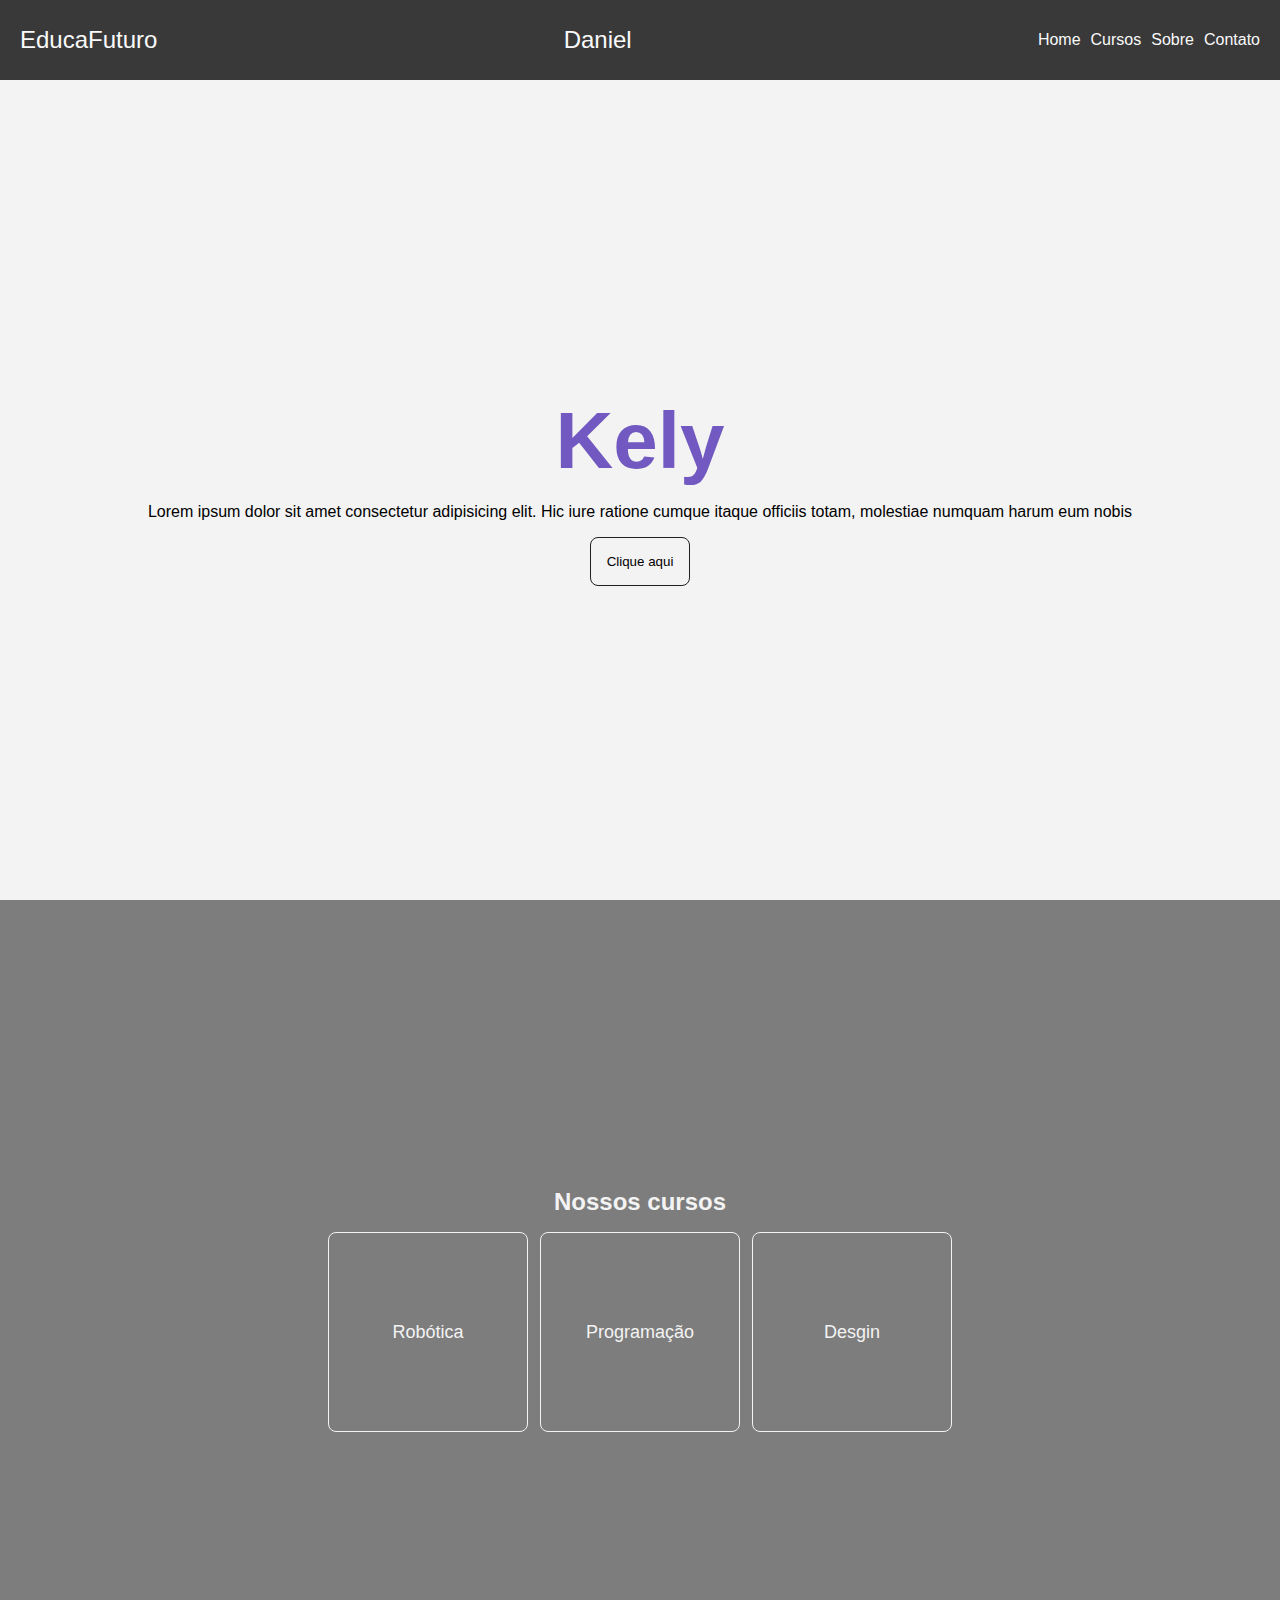
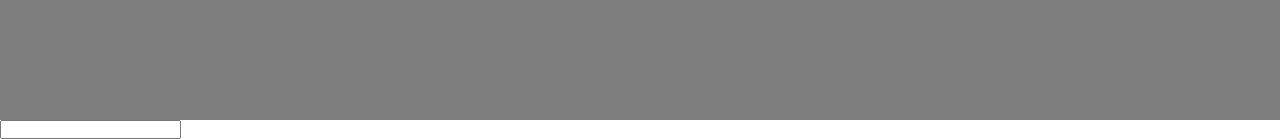
<file: index.html>
<!DOCTYPE html>
<html lang="pt-br">

<head>
    <meta charset="UTF-8" />
    <meta name="viewport" content="width=device-width, initial-scale=1.0" />
    <title>Javascript com HTML & CSS</title>
    <link rel="stylesheet" href="style.css" />
</head>

<body>
    <header>
        <div class="logo">
            EducaFuturo
        </div>
        <div class="logo">
            Daniel
        </div>
        <nav>
            <ul>
                <li><a href="#home">Home</a></li>
                <li><a href="#cursos">Cursos</a></li>
                <li><a href="#sobre">Sobre</a></li>
                <li><a href="#contato">Contato</a></li>
            </ul>
        </nav>
    </header>

    <section id="home" class="bg1">
        <h1 id="title-home">Transforme seu futuro.</h1>
        <p>Lorem ipsum dolor sit amet consectetur adipisicing elit. Hic iure ratione cumque itaque officiis totam,
            molestiae numquam harum eum nobis</p>
        <button id="btn-home">Começar Agora</button>
    </section>

    <section id="cursos" class="bg2">
        <h2 id="second-title">Nossos cursos</h2>
        <div class="card-wrapper">
            <div class="card">Robótica</div>
            <div class="card">Programação</div>
            <div class="card">Desgin</div>
        </div>
    </section>

    <input type="text" name="daniel">

    <script src="script.js"></script>
</body>

</html>
</file>
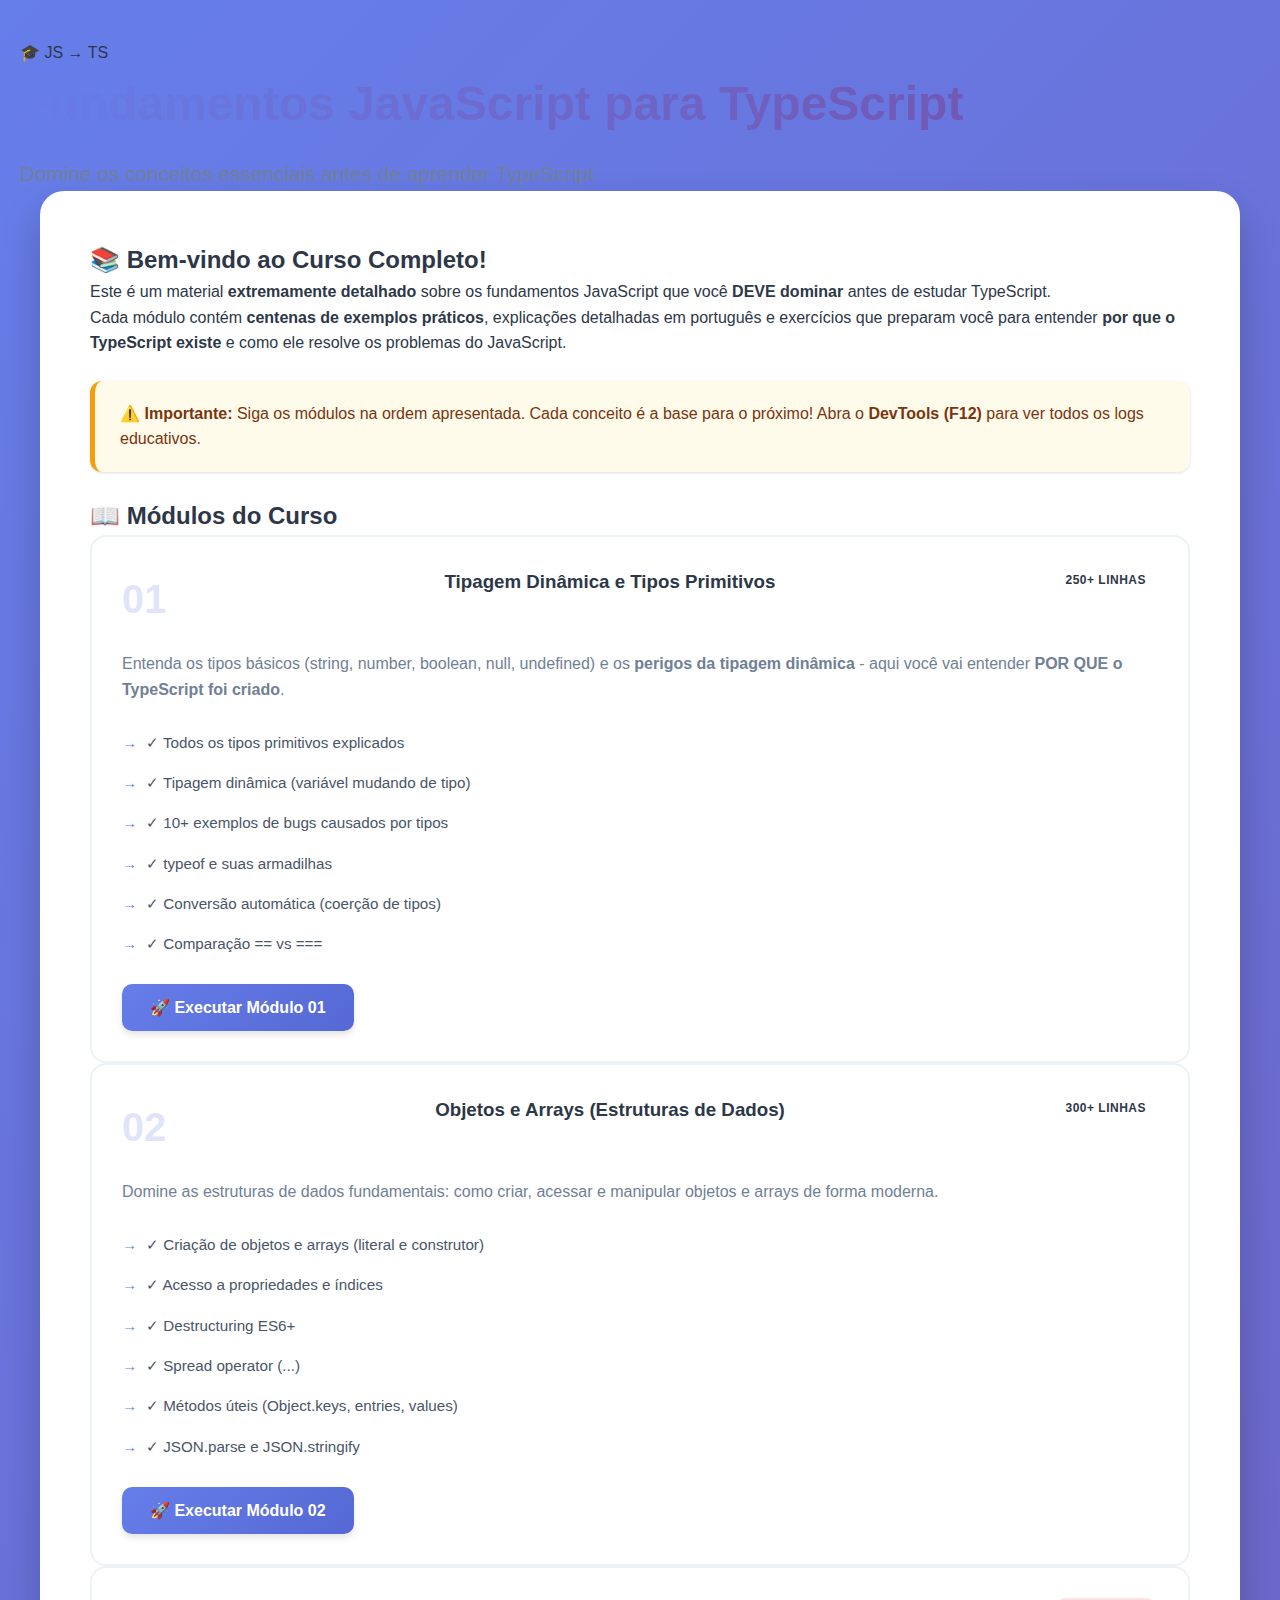
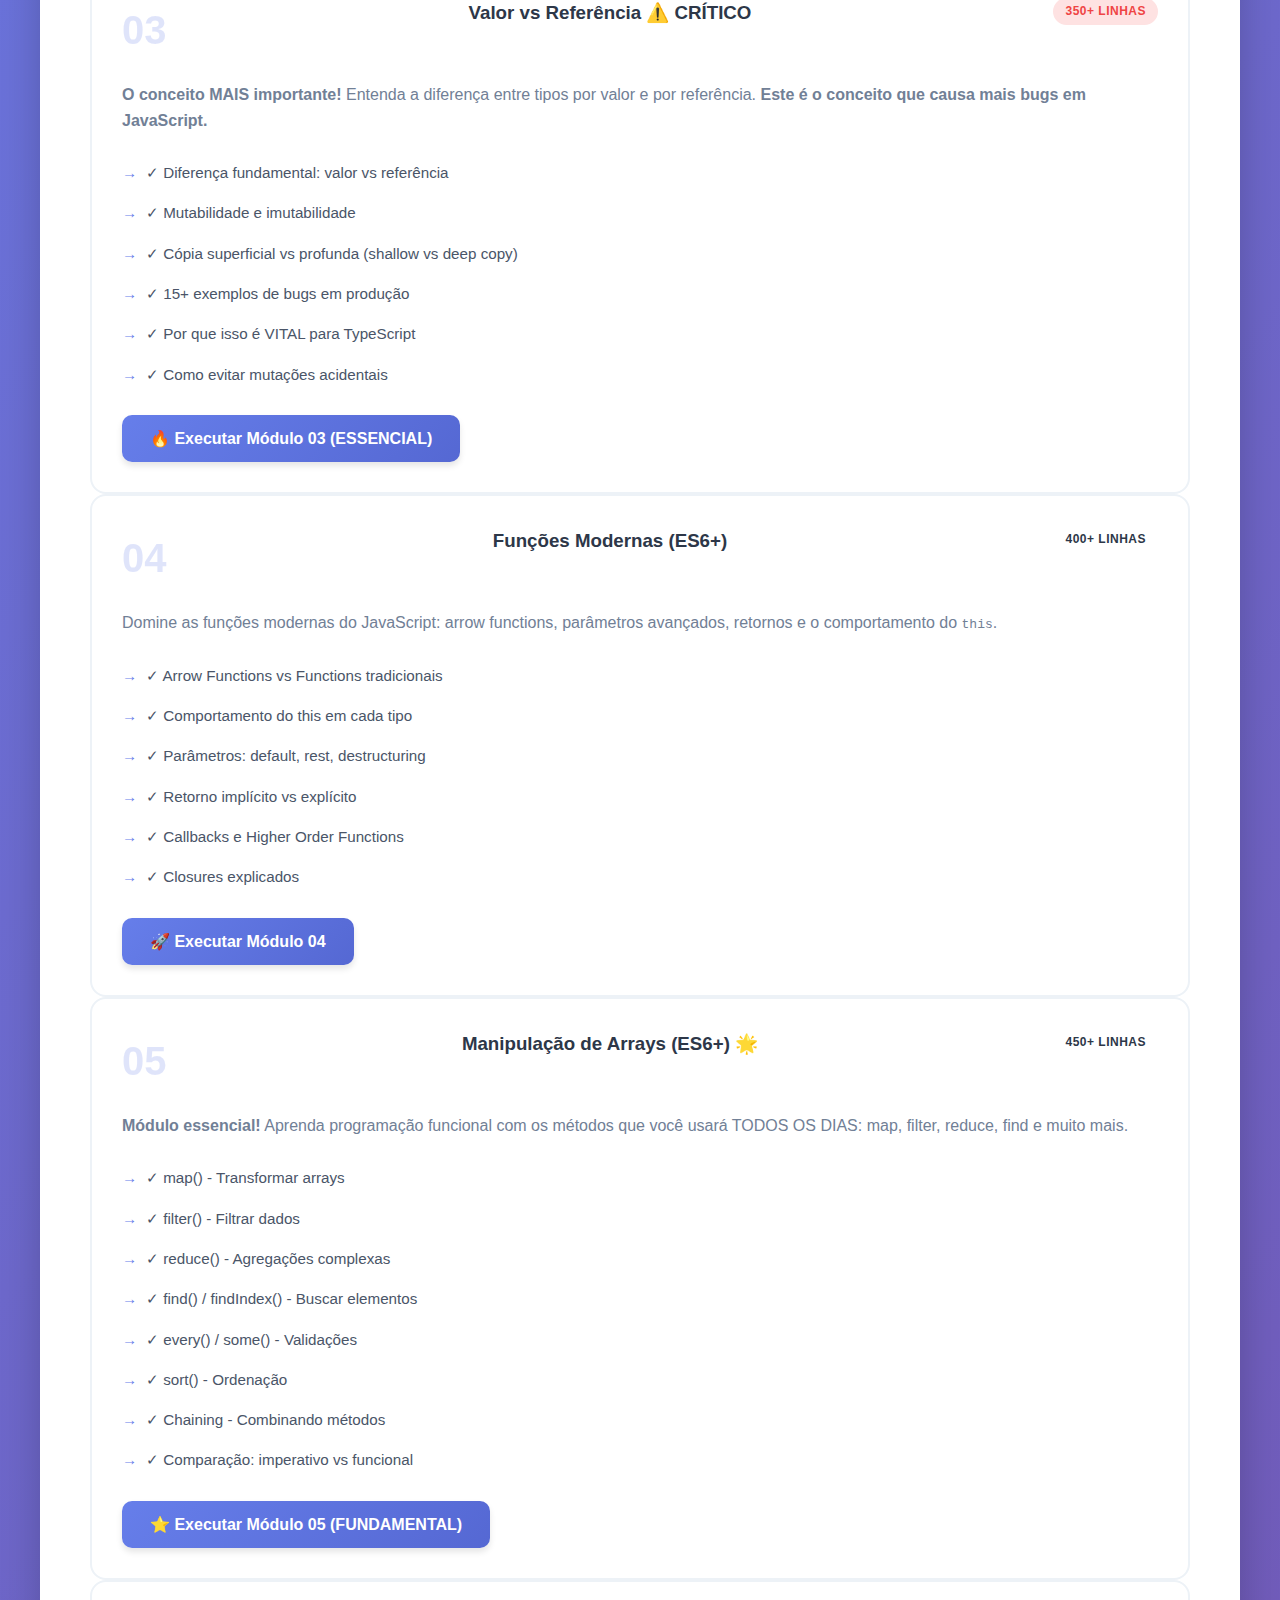
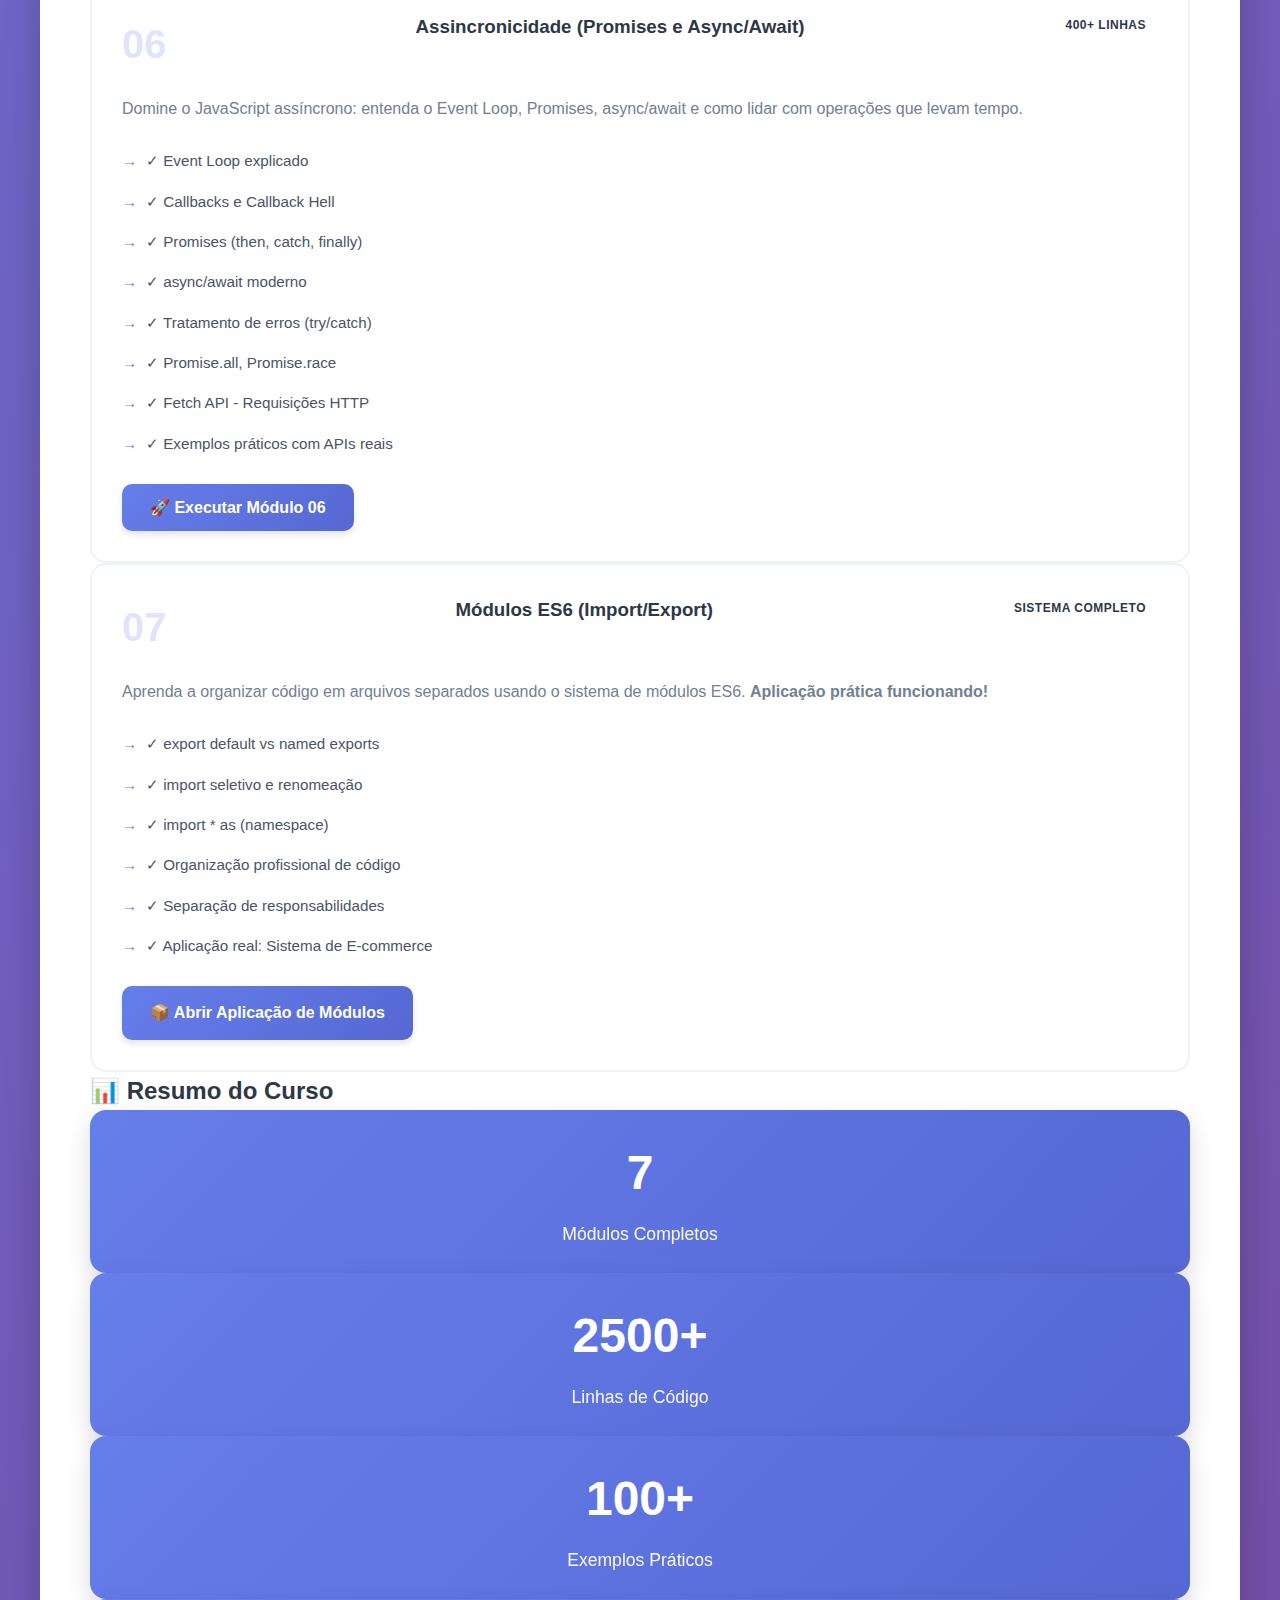
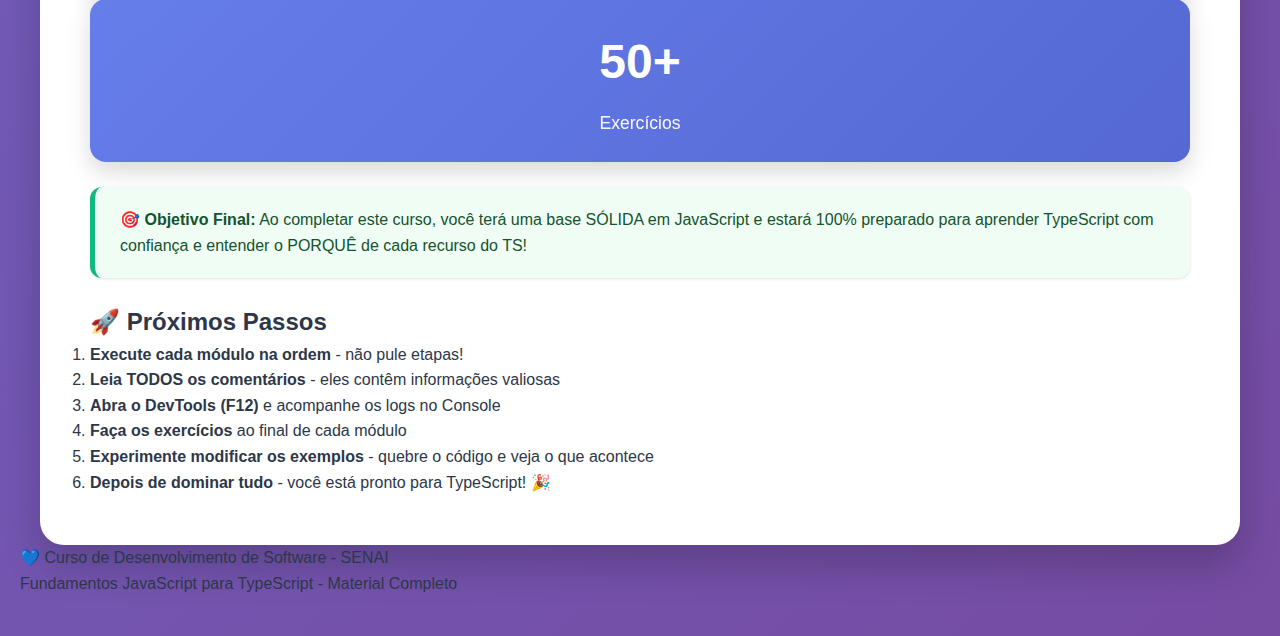
<file: formularios-para-typescript/index.html>
<!DOCTYPE html>
<html lang="pt-br">

<head>
    <meta charset="UTF-8">
    <meta name="viewport" content="width=device-width, initial-scale=1.0">
    <title>Fundamentos JavaScript para TypeScript</title>
    <link rel="stylesheet" href="style.css">
</head>

<body>
    <header>
        <div class="container-header">
            <div class="logo">🎓 JS → TS</div>
            <h1>Fundamentos JavaScript para TypeScript</h1>
            <p class="subtitle">Domine os conceitos essenciais antes de aprender TypeScript</p>
        </div>
    </header>

    <main class="container">
        <section class="intro">
            <h2>📚 Bem-vindo ao Curso Completo!</h2>
            <p class="lead">
                Este é um material <strong>extremamente detalhado</strong> sobre os fundamentos
                JavaScript que você <strong>DEVE dominar</strong> antes de estudar TypeScript.
            </p>
            <p>
                Cada módulo contém <strong>centenas de exemplos práticos</strong>, explicações
                detalhadas em português e exercícios que preparam você para entender
                <strong>por que o TypeScript existe</strong> e como ele resolve os problemas do JavaScript.
            </p>
            <div class="alert alert-warning">
                ⚠️ <strong>Importante:</strong> Siga os módulos na ordem apresentada.
                Cada conceito é a base para o próximo! Abra o <strong>DevTools (F12)</strong>
                para ver todos os logs educativos.
            </div>
        </section>

        <section class="modules">
            <h2>📖 Módulos do Curso</h2>

            <div class="module-card">
                <div class="module-header">
                    <span class="module-number">01</span>
                    <h3>Tipagem Dinâmica e Tipos Primitivos</h3>
                    <span class="badge">250+ linhas</span>
                </div>
                <p class="module-description">
                    Entenda os tipos básicos (string, number, boolean, null, undefined)
                    e os <strong>perigos da tipagem dinâmica</strong> - aqui você vai
                    entender <strong>POR QUE o TypeScript foi criado</strong>.
                </p>
                <ul class="module-topics">
                    <li>✓ Todos os tipos primitivos explicados</li>
                    <li>✓ Tipagem dinâmica (variável mudando de tipo)</li>
                    <li>✓ 10+ exemplos de bugs causados por tipos</li>
                    <li>✓ typeof e suas armadilhas</li>
                    <li>✓ Conversão automática (coerção de tipos)</li>
                    <li>✓ Comparação == vs ===</li>
                </ul>
                <button onclick="executarModulo('01-tipagem-dinamica.js')" class="btn">
                    🚀 Executar Módulo 01
                </button>
            </div>

            <div class="module-card">
                <div class="module-header">
                    <span class="module-number">02</span>
                    <h3>Objetos e Arrays (Estruturas de Dados)</h3>
                    <span class="badge">300+ linhas</span>
                </div>
                <p class="module-description">
                    Domine as estruturas de dados fundamentais: como criar, acessar e
                    manipular objetos e arrays de forma moderna.
                </p>
                <ul class="module-topics">
                    <li>✓ Criação de objetos e arrays (literal e construtor)</li>
                    <li>✓ Acesso a propriedades e índices</li>
                    <li>✓ Destructuring ES6+</li>
                    <li>✓ Spread operator (...)</li>
                    <li>✓ Métodos úteis (Object.keys, entries, values)</li>
                    <li>✓ JSON.parse e JSON.stringify</li>
                </ul>
                <button onclick="executarModulo('02-objetos-arrays.js')" class="btn">
                    🚀 Executar Módulo 02
                </button>
            </div>

            <div class="module-card critical">
                <div class="module-header">
                    <span class="module-number">03</span>
                    <h3>Valor vs Referência ⚠️ CRÍTICO</h3>
                    <span class="badge badge-critical">350+ linhas</span>
                </div>
                <p class="module-description">
                    <strong>O conceito MAIS importante!</strong> Entenda a diferença entre
                    tipos por valor e por referência. <strong>Este é o conceito que causa
                        mais bugs em JavaScript.</strong>
                </p>
                <ul class="module-topics">
                    <li>✓ Diferença fundamental: valor vs referência</li>
                    <li>✓ Mutabilidade e imutabilidade</li>
                    <li>✓ Cópia superficial vs profunda (shallow vs deep copy)</li>
                    <li>✓ 15+ exemplos de bugs em produção</li>
                    <li>✓ Por que isso é VITAL para TypeScript</li>
                    <li>✓ Como evitar mutações acidentais</li>
                </ul>
                <button onclick="executarModulo('03-valor-vs-referencia.js')" class="btn btn-critical">
                    🔥 Executar Módulo 03 (ESSENCIAL)
                </button>
            </div>

            <div class="module-card">
                <div class="module-header">
                    <span class="module-number">04</span>
                    <h3>Funções Modernas (ES6+)</h3>
                    <span class="badge">400+ linhas</span>
                </div>
                <p class="module-description">
                    Domine as funções modernas do JavaScript: arrow functions, parâmetros
                    avançados, retornos e o comportamento do <code>this</code>.
                </p>
                <ul class="module-topics">
                    <li>✓ Arrow Functions vs Functions tradicionais</li>
                    <li>✓ Comportamento do this em cada tipo</li>
                    <li>✓ Parâmetros: default, rest, destructuring</li>
                    <li>✓ Retorno implícito vs explícito</li>
                    <li>✓ Callbacks e Higher Order Functions</li>
                    <li>✓ Closures explicados</li>
                </ul>
                <button onclick="executarModulo('04-funcoes-modernas.js')" class="btn">
                    🚀 Executar Módulo 04
                </button>
            </div>

            <div class="module-card featured">
                <div class="module-header">
                    <span class="module-number">05</span>
                    <h3>Manipulação de Arrays (ES6+) 🌟</h3>
                    <span class="badge badge-featured">450+ linhas</span>
                </div>
                <p class="module-description">
                    <strong>Módulo essencial!</strong> Aprenda programação funcional com os
                    métodos que você usará TODOS OS DIAS: map, filter, reduce, find e muito mais.
                </p>
                <ul class="module-topics">
                    <li>✓ map() - Transformar arrays</li>
                    <li>✓ filter() - Filtrar dados</li>
                    <li>✓ reduce() - Agregações complexas</li>
                    <li>✓ find() / findIndex() - Buscar elementos</li>
                    <li>✓ every() / some() - Validações</li>
                    <li>✓ sort() - Ordenação</li>
                    <li>✓ Chaining - Combinando métodos</li>
                    <li>✓ Comparação: imperativo vs funcional</li>
                </ul>
                <button onclick="executarModulo('05-metodos-arrays.js')" class="btn btn-featured">
                    ⭐ Executar Módulo 05 (FUNDAMENTAL)
                </button>
            </div>

            <div class="module-card">
                <div class="module-header">
                    <span class="module-number">06</span>
                    <h3>Assincronicidade (Promises e Async/Await)</h3>
                    <span class="badge">400+ linhas</span>
                </div>
                <p class="module-description">
                    Domine o JavaScript assíncrono: entenda o Event Loop, Promises,
                    async/await e como lidar com operações que levam tempo.
                </p>
                <ul class="module-topics">
                    <li>✓ Event Loop explicado</li>
                    <li>✓ Callbacks e Callback Hell</li>
                    <li>✓ Promises (then, catch, finally)</li>
                    <li>✓ async/await moderno</li>
                    <li>✓ Tratamento de erros (try/catch)</li>
                    <li>✓ Promise.all, Promise.race</li>
                    <li>✓ Fetch API - Requisições HTTP</li>
                    <li>✓ Exemplos práticos com APIs reais</li>
                </ul>
                <button onclick="executarModulo('06-assincrono.js')" class="btn">
                    🚀 Executar Módulo 06
                </button>
            </div>

            <div class="module-card">
                <div class="module-header">
                    <span class="module-number">07</span>
                    <h3>Módulos ES6 (Import/Export)</h3>
                    <span class="badge">Sistema Completo</span>
                </div>
                <p class="module-description">
                    Aprenda a organizar código em arquivos separados usando o sistema de
                    módulos ES6. <strong>Aplicação prática funcionando!</strong>
                </p>
                <ul class="module-topics">
                    <li>✓ export default vs named exports</li>
                    <li>✓ import seletivo e renomeação</li>
                    <li>✓ import * as (namespace)</li>
                    <li>✓ Organização profissional de código</li>
                    <li>✓ Separação de responsabilidades</li>
                    <li>✓ Aplicação real: Sistema de E-commerce</li>
                </ul>
                <a href="07-modulos/index.html" class="btn btn-external" target="_blank">
                    📦 Abrir Aplicação de Módulos
                </a>
            </div>
        </section>

        <section class="summary">
            <h2>📊 Resumo do Curso</h2>
            <div class="stats-grid">
                <div class="stat-card">
                    <div class="stat-number">7</div>
                    <div class="stat-label">Módulos Completos</div>
                </div>
                <div class="stat-card">
                    <div class="stat-number">2500+</div>
                    <div class="stat-label">Linhas de Código</div>
                </div>
                <div class="stat-card">
                    <div class="stat-number">100+</div>
                    <div class="stat-label">Exemplos Práticos</div>
                </div>
                <div class="stat-card">
                    <div class="stat-number">50+</div>
                    <div class="stat-label">Exercícios</div>
                </div>
            </div>

            <div class="alert alert-success">
                <strong>🎯 Objetivo Final:</strong> Ao completar este curso, você terá uma
                base SÓLIDA em JavaScript e estará 100% preparado para aprender TypeScript
                com confiança e entender o PORQUÊ de cada recurso do TS!
            </div>
        </section>

        <section class="next-steps">
            <h2>🚀 Próximos Passos</h2>
            <ol class="steps-list">
                <li>
                    <strong>Execute cada módulo na ordem</strong> - não pule etapas!
                </li>
                <li>
                    <strong>Leia TODOS os comentários</strong> - eles contêm informações valiosas
                </li>
                <li>
                    <strong>Abra o DevTools (F12)</strong> e acompanhe os logs no Console
                </li>
                <li>
                    <strong>Faça os exercícios</strong> ao final de cada módulo
                </li>
                <li>
                    <strong>Experimente modificar os exemplos</strong> - quebre o código e veja o que acontece
                </li>
                <li>
                    <strong>Depois de dominar tudo</strong> - você está pronto para TypeScript! 🎉
                </li>
            </ol>
        </section>
    </main>

    <footer>
        <p>💙 Curso de Desenvolvimento de Software - SENAI</p>
        <p>Fundamentos JavaScript para TypeScript - Material Completo</p>
    </footer>

    <script>
        function executarModulo(arquivo) {
            console.log(`\n${'='.repeat(80)}`);
            console.log(`🚀 EXECUTANDO MÓDULO: ${arquivo}`);
            console.log(`${'='.repeat(80)}\n`);

            // Remove script anterior se existir
            const scriptAnterior = document.getElementById('modulo-ativo');
            if (scriptAnterior) {
                scriptAnterior.remove();
            }

            // Cria novo script
            const script = document.createElement('script');
            script.id = 'modulo-ativo';
            script.src = arquivo;
            script.onload = () => {
                console.log(`\n✅ Módulo ${arquivo} carregado com sucesso!`);
                console.log(`📊 Verifique os logs acima para ver todo o conteúdo`);
                console.log(`${'='.repeat(80)}\n`);
            };
            script.onerror = () => {
                console.error(`❌ Erro ao carregar o módulo ${arquivo}`);
            };

            document.body.appendChild(script);
        }

        // Mensagem de boas-vindas
        console.log(`
╔════════════════════════════════════════════════════════════════════╗
║                                                                    ║
║     🎓  FUNDAMENTOS JAVASCRIPT PARA TYPESCRIPT  🎓                ║
║                                                                    ║
║     Bem-vindo ao curso mais completo de preparação para TS!       ║
║                                                                    ║
║     📚 7 módulos progressivos                                      ║
║     💻 2500+ linhas de código comentado                           ║
║     🎯 100+ exemplos práticos                                      ║
║     ✨ 50+ exercícios desafio                                      ║
║                                                                    ║
║     👉 Clique nos botões para executar cada módulo                ║
║     👉 Leia TODOS os logs - eles são educativos                   ║
║                                                                    ║
╚════════════════════════════════════════════════════════════════════╝
        `);
    </script>
</body>

</html>
</file>
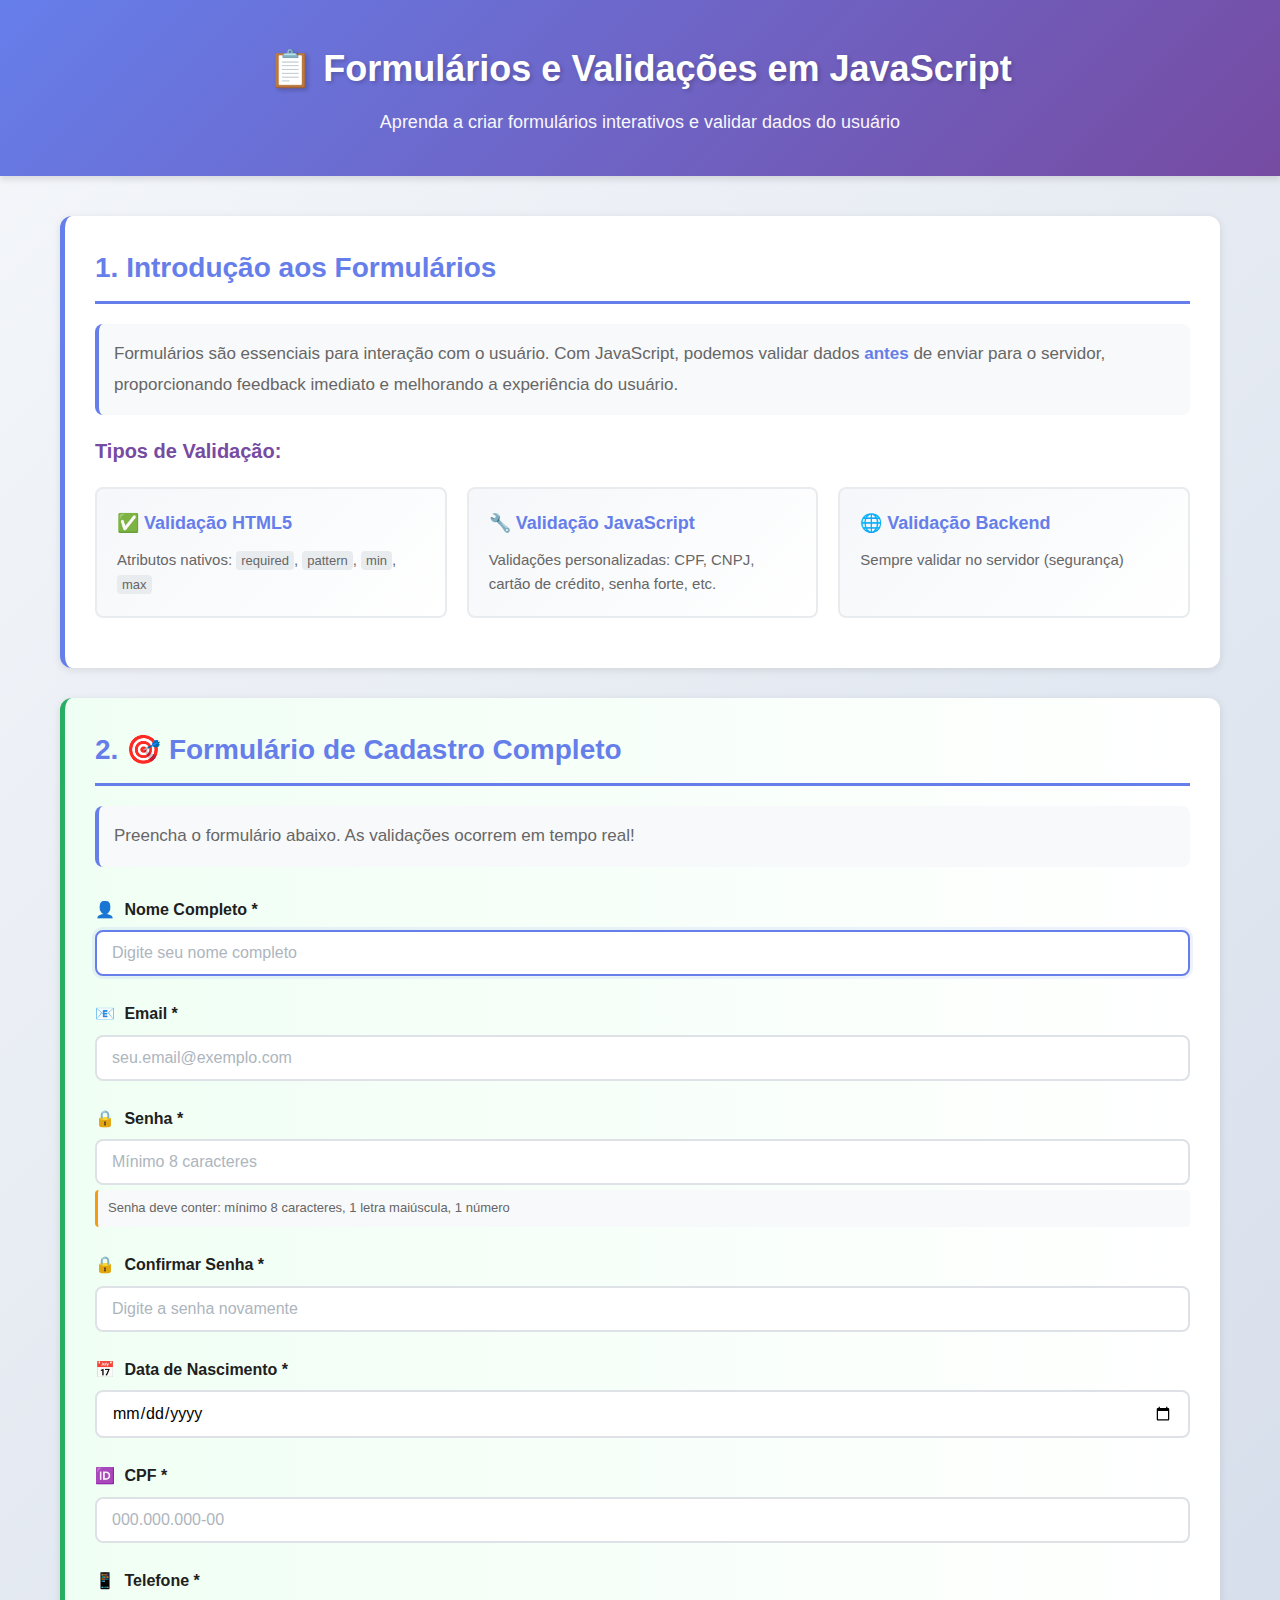
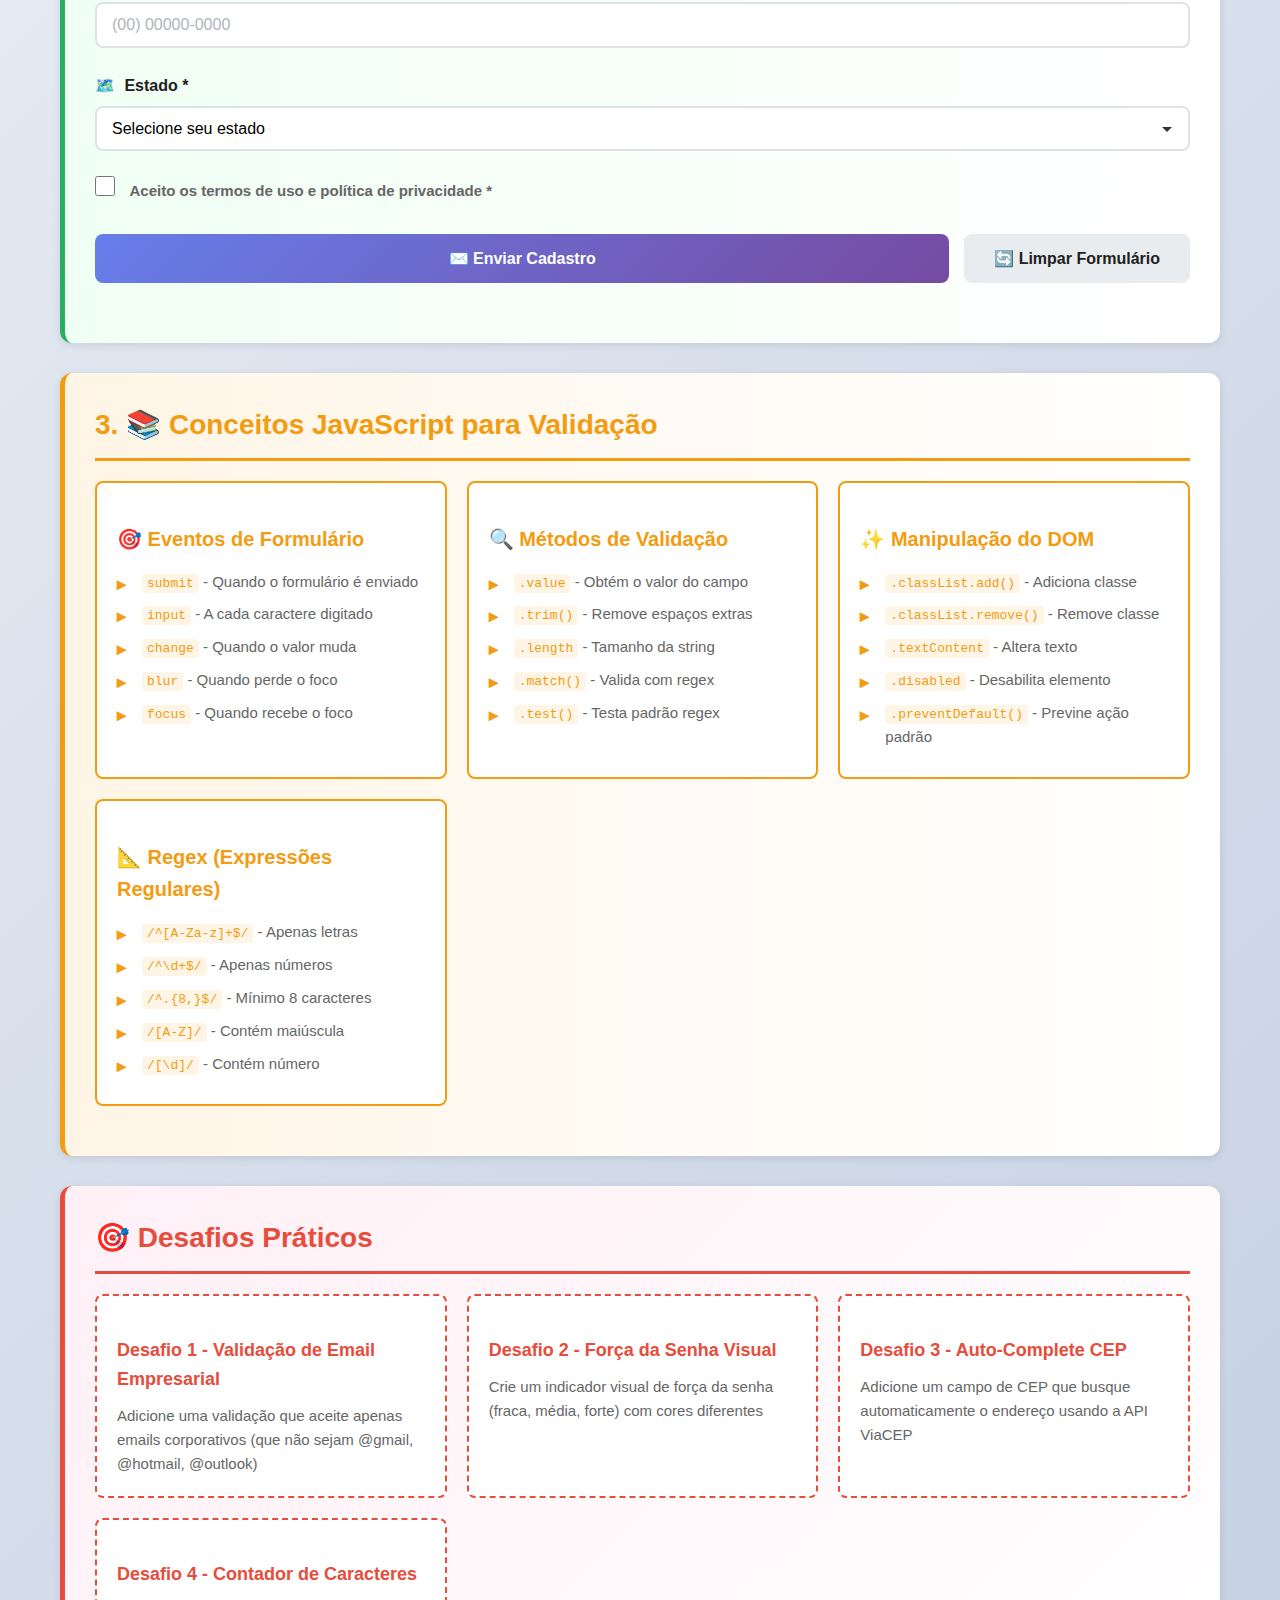
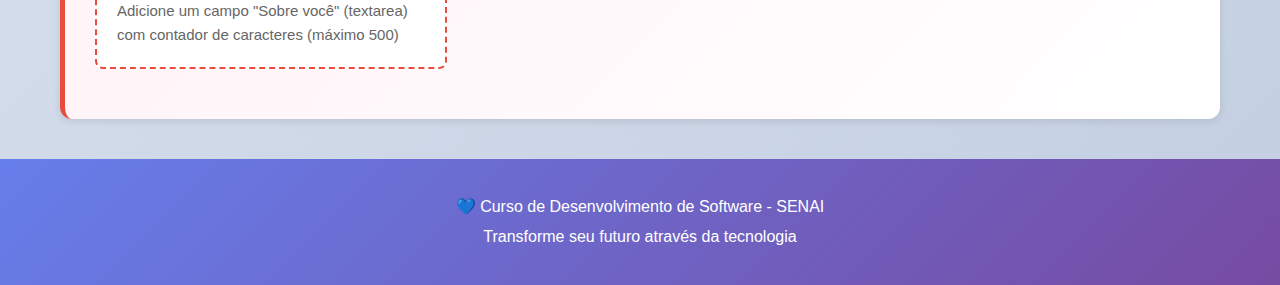
<file: formularios-validacoes/index.html>
<!DOCTYPE html>
<html lang="pt-br">

<head>
    <meta charset="UTF-8">
    <meta name="viewport" content="width=device-width, initial-scale=1.0">
    <title>Formulários e Validações com JavaScript</title>
    <link rel="stylesheet" href="style.css">
</head>

<body>
    <header>
        <h1>📋 Formulários e Validações em JavaScript</h1>
        <p>Aprenda a criar formulários interativos e validar dados do usuário</p>
    </header>

    <main>
        <!-- 
            ===========================================
            SEÇÃO 1: TEORIA - FORMULÁRIOS HTML
            ===========================================
            
            FORMULÁRIOS são elementos HTML que permitem coletar dados do usuário.
            
            PRINCIPAIS ELEMENTOS:
            - <form>: Container principal do formulário
            - <input>: Campos de entrada (text, email, password, number, date, etc.)
            - <textarea>: Campo de texto multilinha
            - <select>: Lista suspensa de opções
            - <button>: Botão de ação (submit, reset, button)
            - <label>: Rótulo para os campos (acessibilidade)
            
            ATRIBUTOS IMPORTANTES DO <input>:
            - type: Define o tipo de entrada
            - name: Nome do campo (usado para envio de dados)
            - id: Identificador único
            - placeholder: Texto de exemplo
            - required: Campo obrigatório
            - minlength/maxlength: Tamanho mínimo/máximo
            - pattern: Padrão regex para validação
            - disabled: Desabilita o campo
            - readonly: Apenas leitura
        -->
        <section class="teoria">
            <h2>1. Introdução aos Formulários</h2>
            <p class="explicacao">
                Formulários são essenciais para interação com o usuário.
                Com JavaScript, podemos validar dados <strong>antes</strong> de enviar para o servidor,
                proporcionando feedback imediato e melhorando a experiência do usuário.
            </p>

            <div class="exemplo-teoria">
                <h3>Tipos de Validação:</h3>
                <div class="tipos-validacao">
                    <div class="tipo-card">
                        <h4>✅ Validação HTML5</h4>
                        <p>Atributos nativos: <code>required</code>, <code>pattern</code>, <code>min</code>,
                            <code>max</code></p>
                    </div>
                    <div class="tipo-card">
                        <h4>🔧 Validação JavaScript</h4>
                        <p>Validações personalizadas: CPF, CNPJ, cartão de crédito, senha forte, etc.</p>
                    </div>
                    <div class="tipo-card">
                        <h4>🌐 Validação Backend</h4>
                        <p>Sempre validar no servidor (segurança)</p>
                    </div>
                </div>
            </div>
        </section>

        <!-- 
            ===========================================
            SEÇÃO 2: FORMULÁRIO PRÁTICO
            ===========================================
            
            Vamos criar um formulário de cadastro completo com diversos
            tipos de campos e validações personalizadas em JavaScript.
            
            O formulário terá:
            - Nome completo (mínimo 3 caracteres)
            - Email (formato válido)
            - Senha (mínimo 8 caracteres, com letra maiúscula e número)
            - Confirmação de senha (deve ser igual à senha)
            - Data de nascimento (maior de 18 anos)
            - CPF (validação de CPF real)
            - Telefone (formato brasileiro)
            - Estado (select)
            - Termos de uso (checkbox obrigatório)
        -->
        <section class="pratica">
            <h2>2. 🎯 Formulário de Cadastro Completo</h2>
            <p class="explicacao">
                Preencha o formulário abaixo. As validações ocorrem em tempo real!
            </p>

            <form id="formularioCadastro" novalidate>
                <!-- novalidate desabilita validação HTML5 padrão para usarmos JavaScript -->

                <!-- Nome Completo -->
                <div class="campo-formulario">
                    <label for="nome">
                        <span class="icone">👤</span>
                        Nome Completo *
                    </label>
                    <input type="text" id="nome" name="nome" placeholder="Digite seu nome completo" required>
                    <span class="mensagem-erro" id="erro-nome"></span>
                    <span class="mensagem-sucesso" id="sucesso-nome">✓ Nome válido</span>
                </div>

                <!-- Email -->
                <div class="campo-formulario">
                    <label for="email">
                        <span class="icone">📧</span>
                        Email *
                    </label>
                    <input type="email" id="email" name="email" placeholder="seu.email@exemplo.com" required>
                    <span class="mensagem-erro" id="erro-email"></span>
                    <span class="mensagem-sucesso" id="sucesso-email">✓ Email válido</span>
                </div>

                <!-- Senha -->
                <div class="campo-formulario">
                    <label for="senha">
                        <span class="icone">🔒</span>
                        Senha *
                    </label>
                    <input type="password" id="senha" name="senha" placeholder="Mínimo 8 caracteres" required>
                    <span class="mensagem-erro" id="erro-senha"></span>
                    <span class="mensagem-sucesso" id="sucesso-senha">✓ Senha forte</span>
                    <div class="dica-senha">
                        Senha deve conter: mínimo 8 caracteres, 1 letra maiúscula, 1 número
                    </div>
                </div>

                <!-- Confirmar Senha -->
                <div class="campo-formulario">
                    <label for="confirmarSenha">
                        <span class="icone">🔒</span>
                        Confirmar Senha *
                    </label>
                    <input type="password" id="confirmarSenha" name="confirmarSenha"
                        placeholder="Digite a senha novamente" required>
                    <span class="mensagem-erro" id="erro-confirmarSenha"></span>
                    <span class="mensagem-sucesso" id="sucesso-confirmarSenha">✓ Senhas coincidem</span>
                </div>

                <!-- Data de Nascimento -->
                <div class="campo-formulario">
                    <label for="dataNascimento">
                        <span class="icone">📅</span>
                        Data de Nascimento *
                    </label>
                    <input type="date" id="dataNascimento" name="dataNascimento" required>
                    <span class="mensagem-erro" id="erro-dataNascimento"></span>
                    <span class="mensagem-sucesso" id="sucesso-dataNascimento">✓ Idade válida</span>
                </div>

                <!-- CPF -->
                <div class="campo-formulario">
                    <label for="cpf">
                        <span class="icone">🆔</span>
                        CPF *
                    </label>
                    <input type="text" id="cpf" name="cpf" placeholder="000.000.000-00" maxlength="14" required>
                    <span class="mensagem-erro" id="erro-cpf"></span>
                    <span class="mensagem-sucesso" id="sucesso-cpf">✓ CPF válido</span>
                </div>

                <!-- Telefone -->
                <div class="campo-formulario">
                    <label for="telefone">
                        <span class="icone">📱</span>
                        Telefone *
                    </label>
                    <input type="tel" id="telefone" name="telefone" placeholder="(00) 00000-0000" maxlength="15"
                        required>
                    <span class="mensagem-erro" id="erro-telefone"></span>
                    <span class="mensagem-sucesso" id="sucesso-telefone">✓ Telefone válido</span>
                </div>

                <!-- Estado -->
                <div class="campo-formulario">
                    <label for="estado">
                        <span class="icone">🗺️</span>
                        Estado *
                    </label>
                    <select id="estado" name="estado" required>
                        <option value="">Selecione seu estado</option>
                        <option value="AC">Acre</option>
                        <option value="AL">Alagoas</option>
                        <option value="AP">Amapá</option>
                        <option value="AM">Amazonas</option>
                        <option value="BA">Bahia</option>
                        <option value="CE">Ceará</option>
                        <option value="DF">Distrito Federal</option>
                        <option value="ES">Espírito Santo</option>
                        <option value="GO">Goiás</option>
                        <option value="MA">Maranhão</option>
                        <option value="MT">Mato Grosso</option>
                        <option value="MS">Mato Grosso do Sul</option>
                        <option value="MG">Minas Gerais</option>
                        <option value="PA">Pará</option>
                        <option value="PB">Paraíba</option>
                        <option value="PR">Paraná</option>
                        <option value="PE">Pernambuco</option>
                        <option value="PI">Piauí</option>
                        <option value="RJ">Rio de Janeiro</option>
                        <option value="RN">Rio Grande do Norte</option>
                        <option value="RS">Rio Grande do Sul</option>
                        <option value="RO">Rondônia</option>
                        <option value="RR">Roraima</option>
                        <option value="SC">Santa Catarina</option>
                        <option value="SP">São Paulo</option>
                        <option value="SE">Sergipe</option>
                        <option value="TO">Tocantins</option>
                    </select>
                    <span class="mensagem-erro" id="erro-estado"></span>
                    <span class="mensagem-sucesso" id="sucesso-estado">✓ Estado selecionado</span>
                </div>

                <!-- Termos de Uso -->
                <div class="campo-formulario checkbox-campo">
                    <label for="termos" class="checkbox-label">
                        <input type="checkbox" id="termos" name="termos" required>
                        <span>Aceito os termos de uso e política de privacidade *</span>
                    </label>
                    <span class="mensagem-erro" id="erro-termos"></span>
                </div>

                <!-- Botões -->
                <div class="botoes-formulario">
                    <button type="submit" id="btnEnviar">
                        ✉️ Enviar Cadastro
                    </button>
                    <button type="reset" id="btnLimpar">
                        🔄 Limpar Formulário
                    </button>
                </div>
            </form>

            <!-- Resultado do envio -->
            <div id="resultadoEnvio" class="resultado-envio oculto">
                <h3>✅ Cadastro Realizado com Sucesso!</h3>
                <div id="dadosEnviados"></div>
            </div>
        </section>

        <!-- 
            ===========================================
            SEÇÃO 3: CONCEITOS IMPORTANTES
            ===========================================
        -->
        <section class="teoria conceitos">
            <h2>3. 📚 Conceitos JavaScript para Validação</h2>

            <div class="conceitos-grid">
                <div class="conceito-card">
                    <h3>🎯 Eventos de Formulário</h3>
                    <ul>
                        <li><code>submit</code> - Quando o formulário é enviado</li>
                        <li><code>input</code> - A cada caractere digitado</li>
                        <li><code>change</code> - Quando o valor muda</li>
                        <li><code>blur</code> - Quando perde o foco</li>
                        <li><code>focus</code> - Quando recebe o foco</li>
                    </ul>
                </div>

                <div class="conceito-card">
                    <h3>🔍 Métodos de Validação</h3>
                    <ul>
                        <li><code>.value</code> - Obtém o valor do campo</li>
                        <li><code>.trim()</code> - Remove espaços extras</li>
                        <li><code>.length</code> - Tamanho da string</li>
                        <li><code>.match()</code> - Valida com regex</li>
                        <li><code>.test()</code> - Testa padrão regex</li>
                    </ul>
                </div>

                <div class="conceito-card">
                    <h3>✨ Manipulação do DOM</h3>
                    <ul>
                        <li><code>.classList.add()</code> - Adiciona classe</li>
                        <li><code>.classList.remove()</code> - Remove classe</li>
                        <li><code>.textContent</code> - Altera texto</li>
                        <li><code>.disabled</code> - Desabilita elemento</li>
                        <li><code>.preventDefault()</code> - Previne ação padrão</li>
                    </ul>
                </div>

                <div class="conceito-card">
                    <h3>📐 Regex (Expressões Regulares)</h3>
                    <ul>
                        <li><code>/^[A-Za-z]+$/</code> - Apenas letras</li>
                        <li><code>/^\d+$/</code> - Apenas números</li>
                        <li><code>/^.{8,}$/</code> - Mínimo 8 caracteres</li>
                        <li><code>/[A-Z]/</code> - Contém maiúscula</li>
                        <li><code>/[\d]/</code> - Contém número</li>
                    </ul>
                </div>
            </div>
        </section>

        <!-- 
            ===========================================
            SEÇÃO 4: DESAFIOS
            ===========================================
        -->
        <section class="desafios">
            <h2>🎯 Desafios Práticos</h2>

            <div class="desafios-lista">
                <div class="desafio">
                    <h3>Desafio 1 - Validação de Email Empresarial</h3>
                    <p>Adicione uma validação que aceite apenas emails corporativos (que não sejam @gmail, @hotmail,
                        @outlook)</p>
                </div>

                <div class="desafio">
                    <h3>Desafio 2 - Força da Senha Visual</h3>
                    <p>Crie um indicador visual de força da senha (fraca, média, forte) com cores diferentes</p>
                </div>

                <div class="desafio">
                    <h3>Desafio 3 - Auto-Complete CEP</h3>
                    <p>Adicione um campo de CEP que busque automaticamente o endereço usando a API ViaCEP</p>
                </div>

                <div class="desafio">
                    <h3>Desafio 4 - Contador de Caracteres</h3>
                    <p>Adicione um campo "Sobre você" (textarea) com contador de caracteres (máximo 500)</p>
                </div>
            </div>
        </section>
    </main>

    <footer>
        <p>💙 Curso de Desenvolvimento de Software - SENAI</p>
        <p>Transforme seu futuro através da tecnologia</p>
    </footer>

    <script src="script.js"></script>
</body>

</html>
</file>
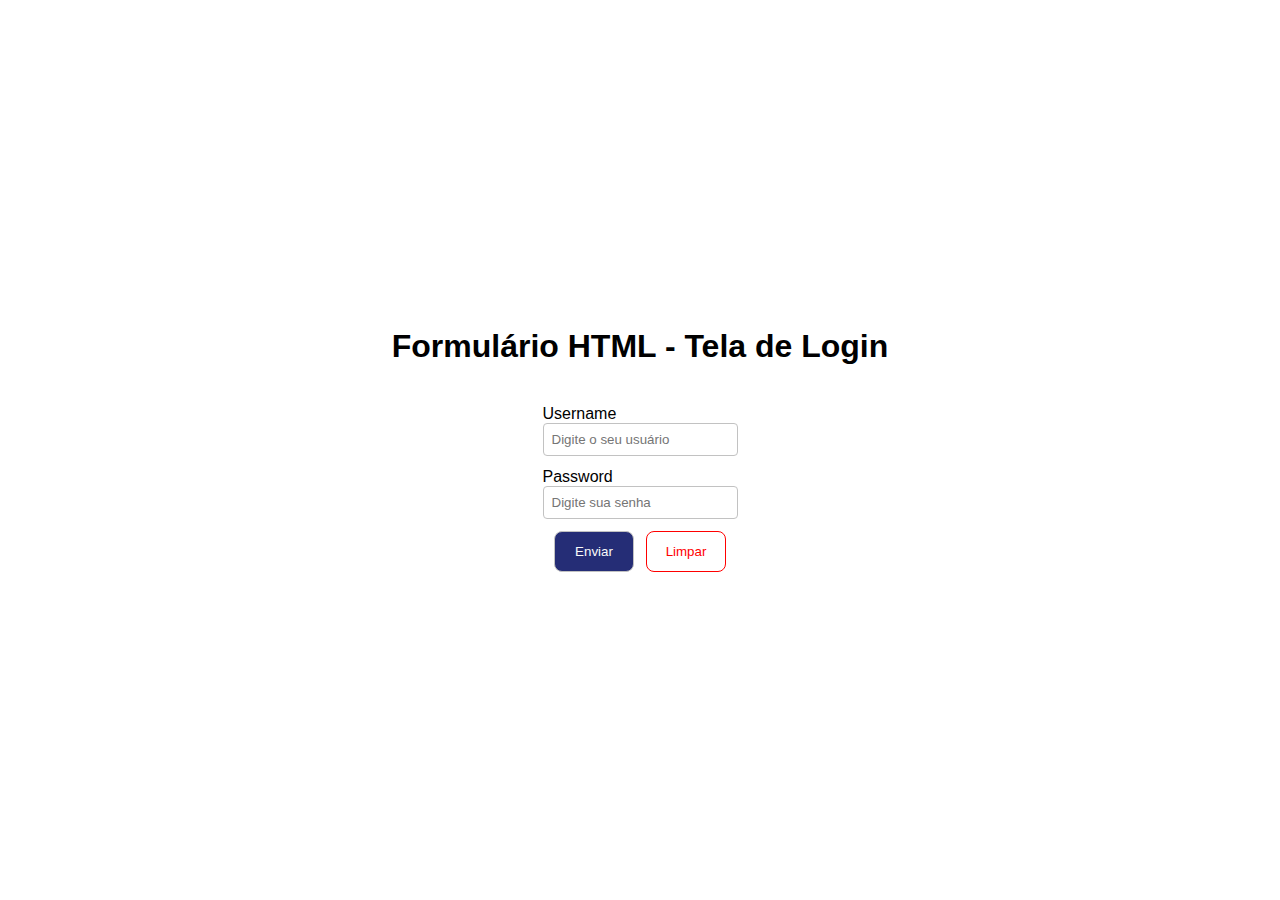
<file: formularios/index.html>
<!DOCTYPE html>
<html lang="pt-br">

<head>
    <meta charset="UTF-8">
    <meta name="viewport" content="width=device-width, initial-scale=1.0">
    <title>Formulários em HTML</title>
    <link rel="stylesheet" href="style.css">
</head>

<body>

    <main>
        <h1>Formulário HTML - Tela de Login</h1>
        <form action="#" method="POST" id="form-login">
            <div class="input-wrapper">
                <label for="username">Username</label>
                <input type="text" name="username" id="username" placeholder="Digite o seu usuário">

            </div>
            <div class="input-wrapper">
                <label for="password">Password</label>
                <input type="password" name="password" id="password" placeholder="Digite sua senha">
            </div>
            <div class="button-wrapper">
                <button id="btn-submit">Enviar</button>
                <button id="btn-reset" type="reset">Limpar</button>
            </div>
        </form>
    </main>
    <script src="script.js"></script>
</body>

</html>
</file>
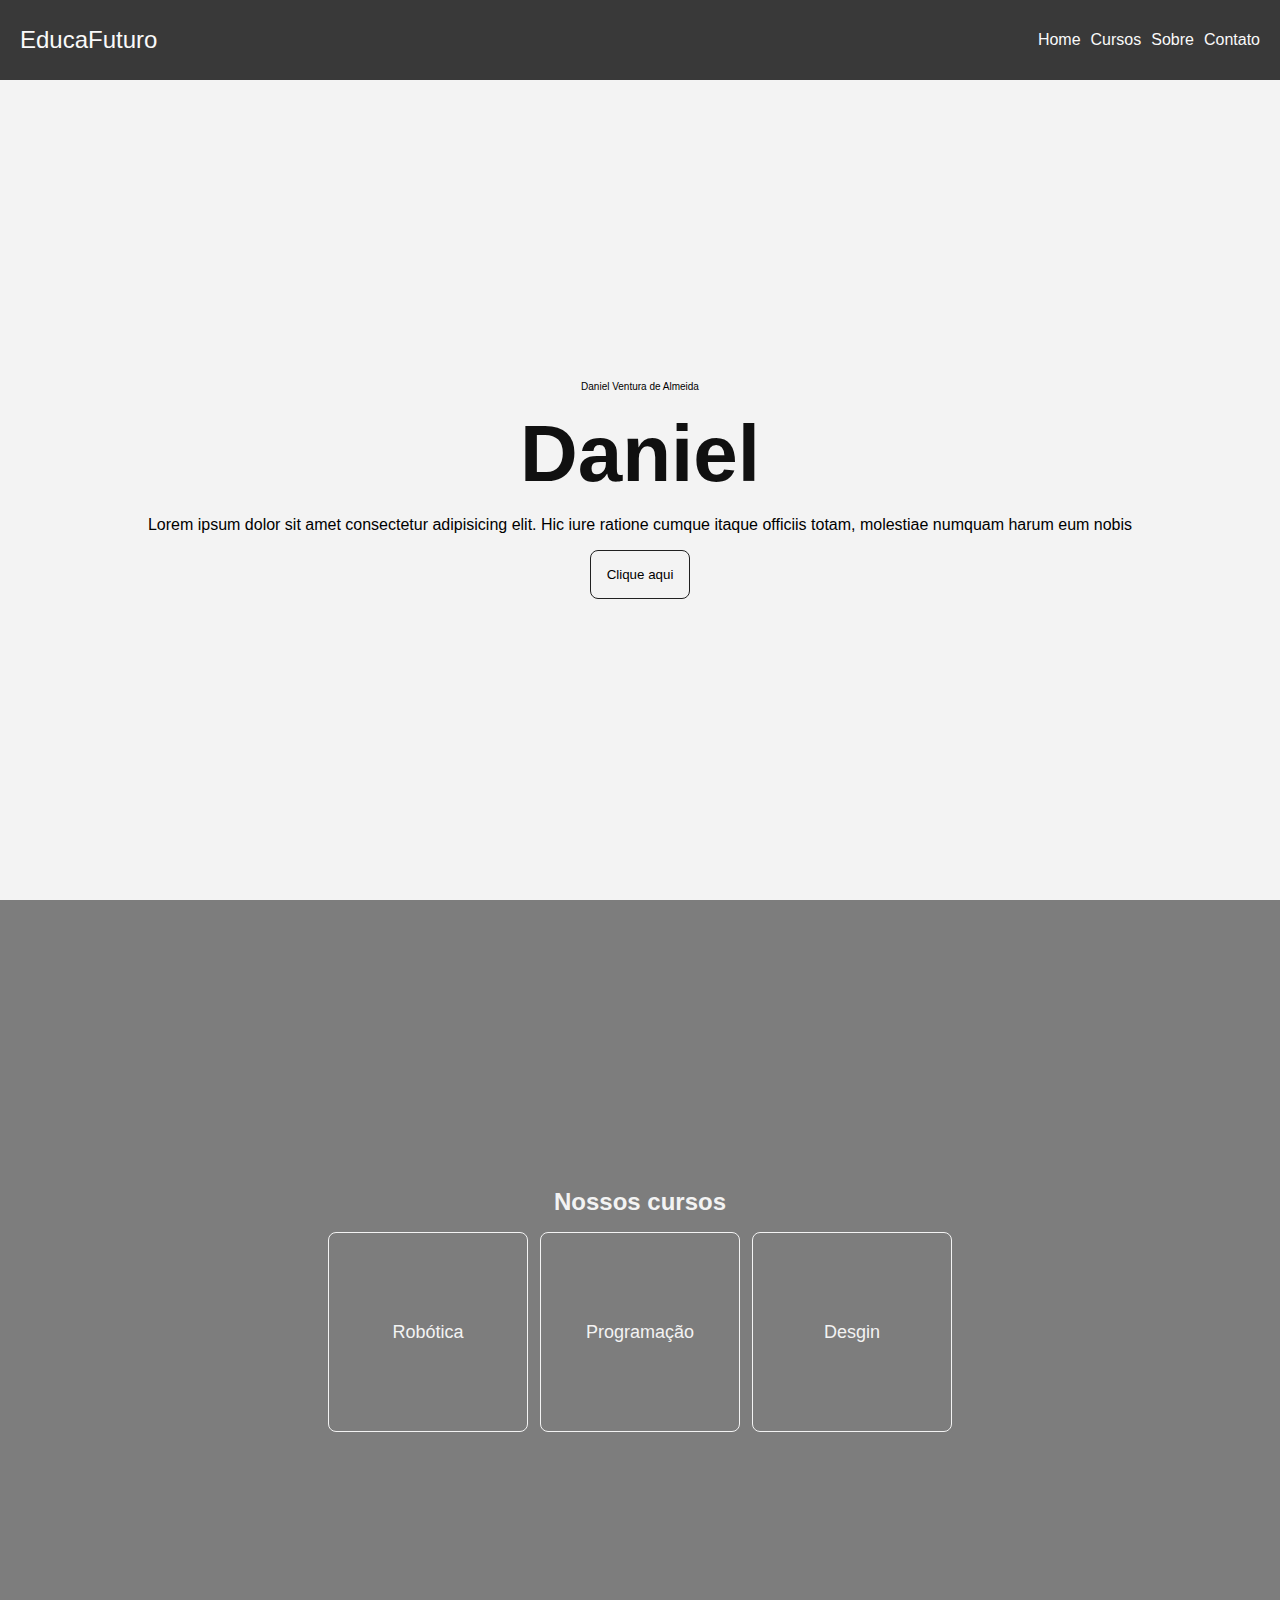
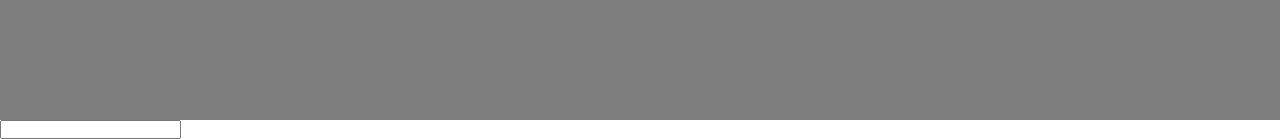
<file: introducao-html-css-js/index.html>
<!DOCTYPE html>
<html lang="pt-br">

<head>
    <meta charset="UTF-8" />
    <meta name="viewport" content="width=device-width, initial-scale=1.0" />
    <title>Javascript com HTML & CSS</title>
    <link rel="stylesheet" href="style.css" />
</head>

<body>
    <header>
        <div class="logo">
            EducaFuturo
        </div>
        <nav>
            <ul>
                <li><a href="#home">Home</a></li>
                <li><a href="#cursos">Cursos</a></li>
                <li><a href="#sobre">Sobre</a></li>
                <li><a href="#contato">Contato</a></li>
            </ul>
        </nav>
    </header>

    <section id="home" class="bg1">
        Daniel Ventura de Almeida
        <h1 id="title-home">Transforme seu futuro.</h1>
        <p>Lorem ipsum dolor sit amet consectetur adipisicing elit. Hic iure ratione cumque itaque officiis totam,
            molestiae numquam harum eum nobis</p>
        <button id="btn-home">Começar Agora</button>
    </section>

    <section id="cursos" class="bg2">
        <h2 id="second-title">Nossos cursos</h2>
        <div class="card-wrapper">
            <div class="card">Robótica</div>
            <div class="card">Programação</div>
            <div class="card">Desgin</div>
        </div>
    </section>

    <input type="text" name="daniel">

    <script src="script.js"></script>
</body>

</html>
</file>
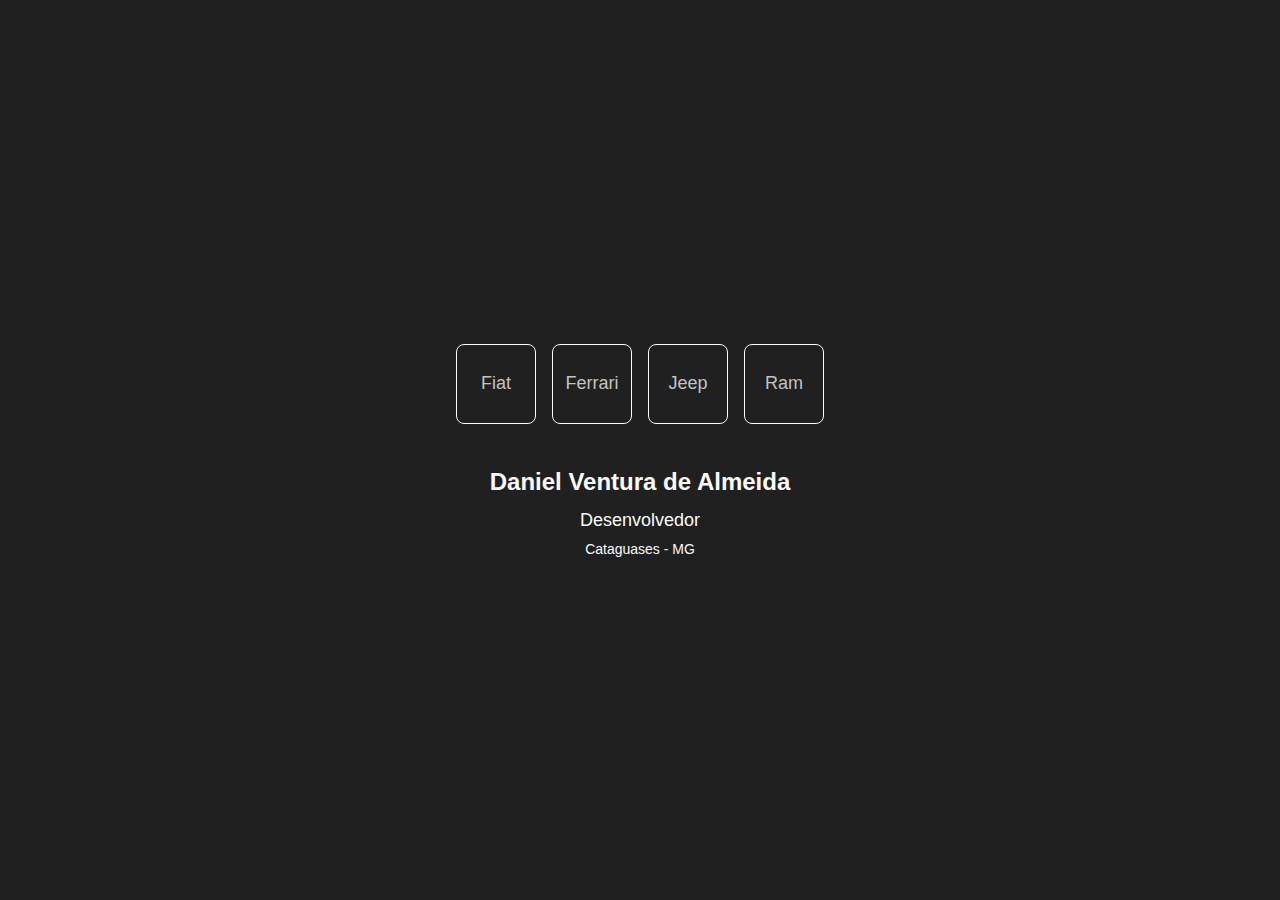
<file: manipulando-a-DOM/index.html>
<!DOCTYPE html>
<html lang="en">

<head>
    <meta charset="UTF-8">
    <meta name="viewport" content="width=device-width, initial-scale=1.0">
    <title>Manipulando a DOM</title>
    <link rel="stylesheet" href="style.css">
</head>

<body>
    <div class="cards">
        <div id="fiat" class="card">Fiat</div>
        <div id="ferrari" class="card">Ferrari</div>
        <div id="jeep" class="card">Jeep</div>
        <div id="ram" class="card">Ram</div>
    </div>
    <!-- <form>
        <p>Select your favorite color:</p>
        
        <input type="radio" id="red" name="color" value="red">
        <label for="red">Red</label><br>
        
        <input type="radio" id="blue" name="color" value="blue">
        <label for="blue">Blue</label><br>
        
        <input type="radio" id="green" name="color" value="green" checked>
        <label for="green">Green</label>

    </form>
    <select name="cars" id="car-select">
        <option value="volvo">Volvo</option>
        <option value="saab">Saab</option>
        <option value="mercedes">Mercedes</option>
        <option value="audi">Audi</option>
    </select> -->
    <script src="script.js"></script>
</body>

</html>
</file>
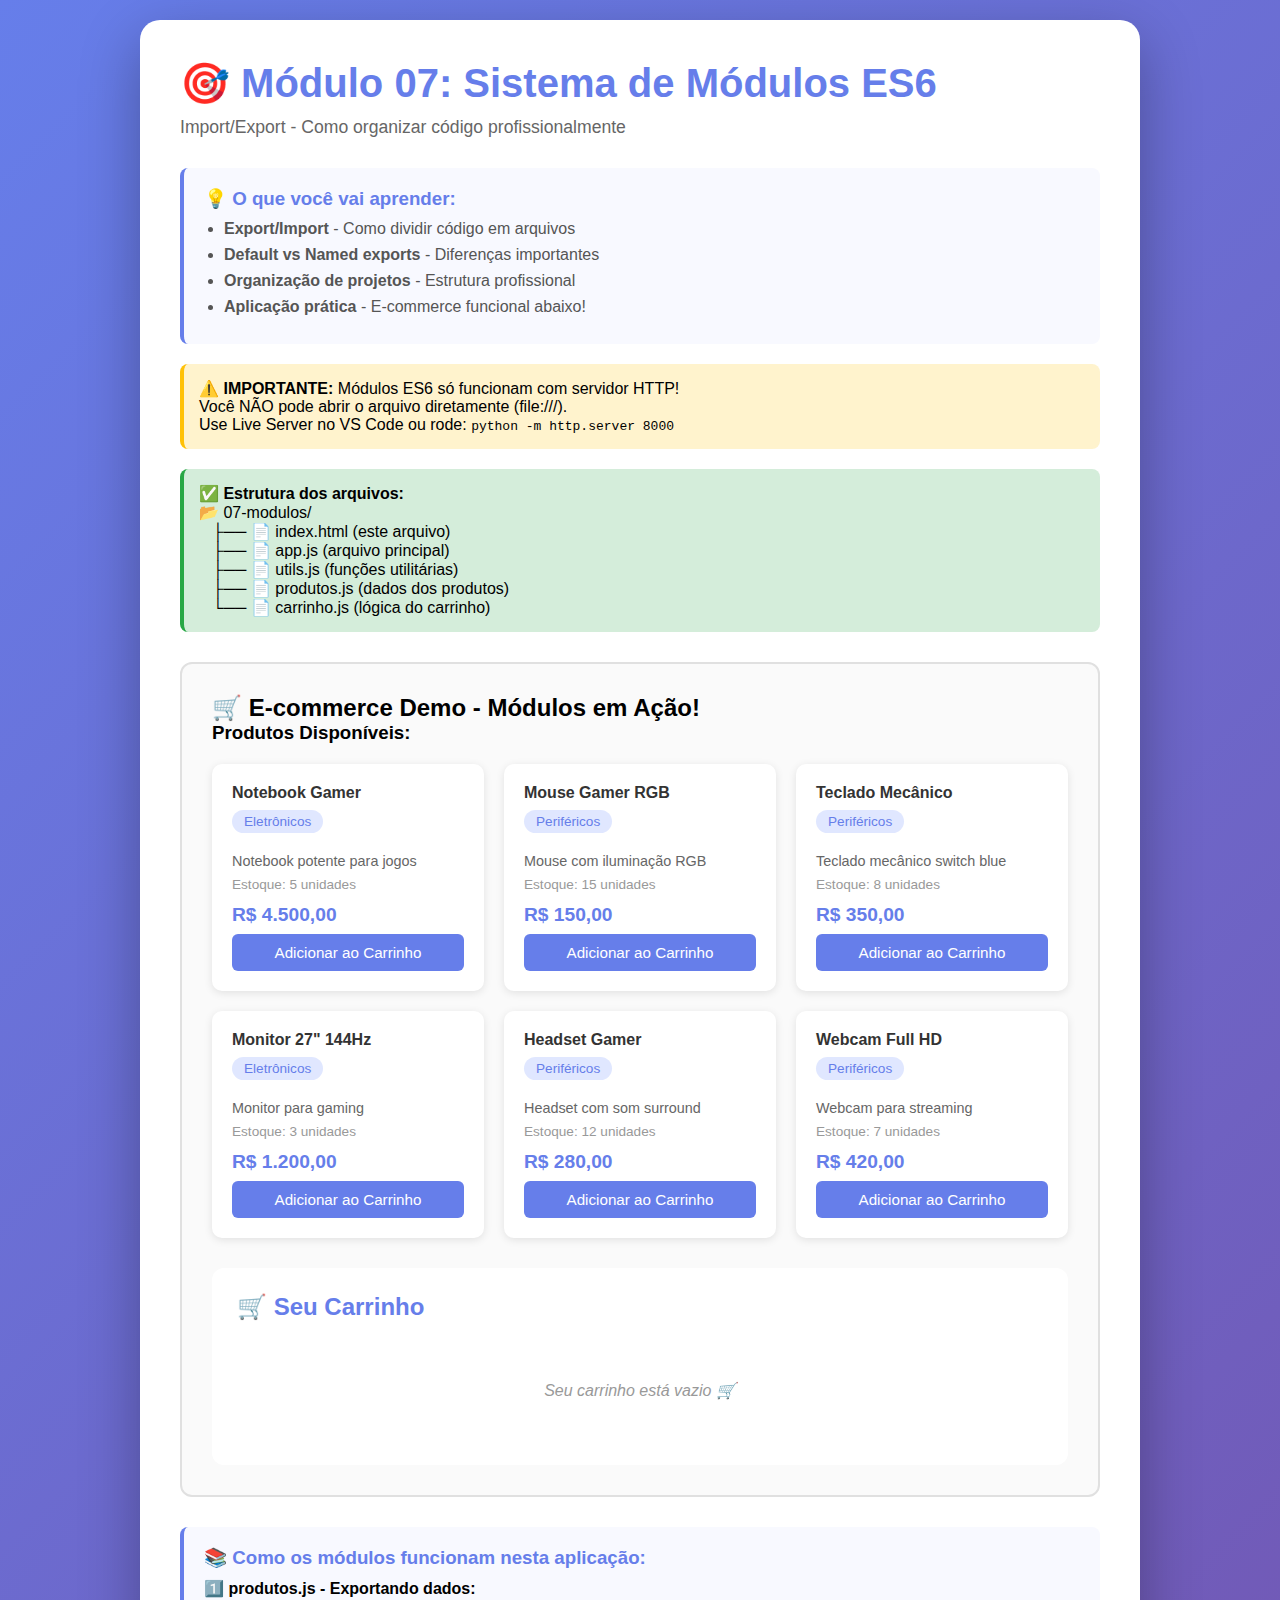
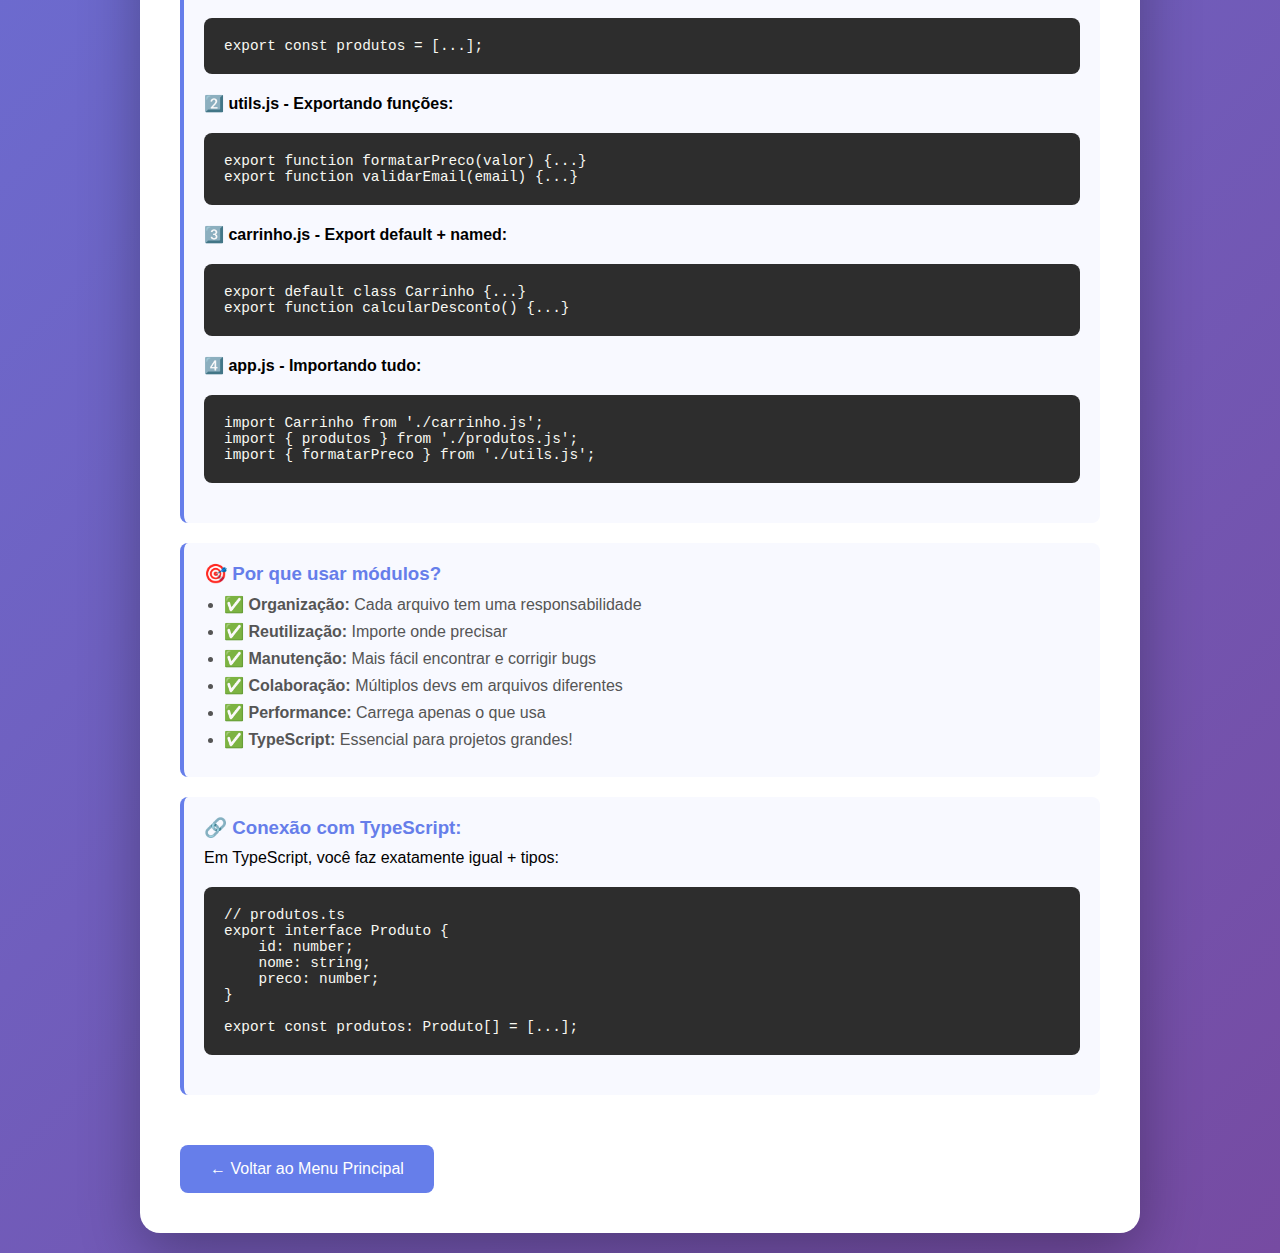
<file: formularios-para-typescript/07-modulos/index.html>
<!DOCTYPE html>
<html lang="pt-BR">

<head>
    <meta charset="UTF-8">
    <meta name="viewport" content="width=device-width, initial-scale=1.0">
    <title>Módulo 07 - Sistema de Módulos ES6</title>
    <style>
        * {
            margin: 0;
            padding: 0;
            box-sizing: border-box;
        }

        body {
            font-family: 'Segoe UI', Tahoma, Geneva, Verdana, sans-serif;
            background: linear-gradient(135deg, #667eea 0%, #764ba2 100%);
            min-height: 100vh;
            padding: 20px;
        }

        .container {
            max-width: 1000px;
            margin: 0 auto;
            background: white;
            border-radius: 20px;
            padding: 40px;
            box-shadow: 0 20px 60px rgba(0, 0, 0, 0.3);
        }

        h1 {
            color: #667eea;
            margin-bottom: 10px;
            font-size: 2.5em;
        }

        .subtitle {
            color: #666;
            margin-bottom: 30px;
            font-size: 1.1em;
        }

        .info-box {
            background: #f8f9ff;
            border-left: 4px solid #667eea;
            padding: 20px;
            margin: 20px 0;
            border-radius: 8px;
        }

        .info-box h3 {
            color: #667eea;
            margin-bottom: 10px;
        }

        .info-box ul {
            margin-left: 20px;
        }

        .info-box li {
            margin: 8px 0;
            color: #555;
        }

        .app-container {
            border: 2px solid #e0e0e0;
            border-radius: 12px;
            padding: 30px;
            margin: 30px 0;
            background: #fafafa;
        }

        .produtos-grid {
            display: grid;
            grid-template-columns: repeat(auto-fill, minmax(200px, 1fr));
            gap: 20px;
            margin: 20px 0;
        }

        .produto-card {
            background: white;
            border-radius: 10px;
            padding: 20px;
            box-shadow: 0 2px 8px rgba(0, 0, 0, 0.1);
            transition: transform 0.3s;
        }

        .produto-card:hover {
            transform: translateY(-5px);
            box-shadow: 0 4px 16px rgba(0, 0, 0, 0.2);
        }

        .produto-nome {
            font-weight: bold;
            color: #333;
            margin-bottom: 8px;
        }

        .produto-preco {
            color: #667eea;
            font-size: 1.2em;
            font-weight: bold;
            margin: 8px 0;
        }

        .produto-categoria {
            background: #e0e7ff;
            color: #667eea;
            padding: 4px 12px;
            border-radius: 20px;
            font-size: 0.85em;
            display: inline-block;
            margin-bottom: 12px;
        }

        button {
            background: #667eea;
            color: white;
            border: none;
            padding: 10px 20px;
            border-radius: 6px;
            cursor: pointer;
            font-size: 0.95em;
            transition: background 0.3s;
            width: 100%;
        }

        button:hover {
            background: #5568d3;
        }

        button:disabled {
            background: #ccc;
            cursor: not-allowed;
        }

        .carrinho-section {
            background: white;
            border-radius: 12px;
            padding: 25px;
            margin-top: 30px;
        }

        .carrinho-section h2 {
            color: #667eea;
            margin-bottom: 20px;
        }

        .carrinho-item {
            display: flex;
            justify-content: space-between;
            align-items: center;
            padding: 15px;
            border-bottom: 1px solid #e0e0e0;
        }

        .carrinho-item:last-child {
            border-bottom: none;
        }

        .item-info {
            flex: 1;
        }

        .item-actions {
            display: flex;
            gap: 10px;
            align-items: center;
        }

        .quantidade {
            background: #f0f0f0;
            padding: 5px 15px;
            border-radius: 6px;
            font-weight: bold;
        }

        .btn-remover {
            background: #ff4757;
            padding: 8px 16px;
            width: auto;
        }

        .btn-remover:hover {
            background: #e84343;
        }

        .total {
            text-align: right;
            font-size: 1.5em;
            color: #667eea;
            font-weight: bold;
            margin-top: 20px;
            padding-top: 20px;
            border-top: 2px solid #e0e0e0;
        }

        .vazio {
            text-align: center;
            color: #999;
            padding: 40px;
            font-style: italic;
        }

        .code-reference {
            background: #2d2d2d;
            color: #f8f8f2;
            padding: 20px;
            border-radius: 8px;
            margin: 20px 0;
            overflow-x: auto;
        }

        .code-reference pre {
            margin: 0;
            font-family: 'Courier New', monospace;
            font-size: 0.9em;
        }

        .warning {
            background: #fff3cd;
            border-left: 4px solid #ffc107;
            padding: 15px;
            margin: 20px 0;
            border-radius: 8px;
        }

        .success {
            background: #d4edda;
            border-left: 4px solid #28a745;
            padding: 15px;
            margin: 20px 0;
            border-radius: 8px;
        }
    </style>
</head>

<body>
    <div class="container">
        <h1>🎯 Módulo 07: Sistema de Módulos ES6</h1>
        <p class="subtitle">Import/Export - Como organizar código profissionalmente</p>

        <div class="info-box">
            <h3>💡 O que você vai aprender:</h3>
            <ul>
                <li><strong>Export/Import</strong> - Como dividir código em arquivos</li>
                <li><strong>Default vs Named exports</strong> - Diferenças importantes</li>
                <li><strong>Organização de projetos</strong> - Estrutura profissional</li>
                <li><strong>Aplicação prática</strong> - E-commerce funcional abaixo!</li>
            </ul>
        </div>

        <div class="warning">
            <strong>⚠️ IMPORTANTE:</strong> Módulos ES6 só funcionam com servidor HTTP!<br>
            Você NÃO pode abrir o arquivo diretamente (file:///).<br>
            Use Live Server no VS Code ou rode: <code>python -m http.server 8000</code>
        </div>

        <div class="success">
            <strong>✅ Estrutura dos arquivos:</strong><br>
            📂 07-modulos/<br>
            &nbsp;&nbsp;&nbsp;├── 📄 index.html (este arquivo)<br>
            &nbsp;&nbsp;&nbsp;├── 📄 app.js (arquivo principal)<br>
            &nbsp;&nbsp;&nbsp;├── 📄 utils.js (funções utilitárias)<br>
            &nbsp;&nbsp;&nbsp;├── 📄 produtos.js (dados dos produtos)<br>
            &nbsp;&nbsp;&nbsp;└── 📄 carrinho.js (lógica do carrinho)
        </div>

        <!-- APLICAÇÃO FUNCIONANDO -->
        <div class="app-container">
            <h2>🛒 E-commerce Demo - Módulos em Ação!</h2>

            <div id="produtos-container">
                <h3>Produtos Disponíveis:</h3>
                <div class="produtos-grid" id="produtos-grid"></div>
            </div>

            <div class="carrinho-section">
                <h2>🛒 Seu Carrinho</h2>
                <div id="carrinho-itens"></div>
                <div id="carrinho-total"></div>
            </div>
        </div>

        <!-- EXPLICAÇÕES -->
        <div class="info-box">
            <h3>📚 Como os módulos funcionam nesta aplicação:</h3>

            <h4>1️⃣ produtos.js - Exportando dados:</h4>
            <div class="code-reference">
                <pre>export const produtos = [...];</pre>
            </div>

            <h4>2️⃣ utils.js - Exportando funções:</h4>
            <div class="code-reference">
                <pre>export function formatarPreco(valor) {...}
export function validarEmail(email) {...}</pre>
            </div>

            <h4>3️⃣ carrinho.js - Export default + named:</h4>
            <div class="code-reference">
                <pre>export default class Carrinho {...}
export function calcularDesconto() {...}</pre>
            </div>

            <h4>4️⃣ app.js - Importando tudo:</h4>
            <div class="code-reference">
                <pre>import Carrinho from './carrinho.js';
import { produtos } from './produtos.js';
import { formatarPreco } from './utils.js';</pre>
            </div>
        </div>

        <div class="info-box">
            <h3>🎯 Por que usar módulos?</h3>
            <ul>
                <li>✅ <strong>Organização:</strong> Cada arquivo tem uma responsabilidade</li>
                <li>✅ <strong>Reutilização:</strong> Importe onde precisar</li>
                <li>✅ <strong>Manutenção:</strong> Mais fácil encontrar e corrigir bugs</li>
                <li>✅ <strong>Colaboração:</strong> Múltiplos devs em arquivos diferentes</li>
                <li>✅ <strong>Performance:</strong> Carrega apenas o que usa</li>
                <li>✅ <strong>TypeScript:</strong> Essencial para projetos grandes!</li>
            </ul>
        </div>

        <div class="info-box">
            <h3>🔗 Conexão com TypeScript:</h3>
            <p>Em TypeScript, você faz exatamente igual + tipos:</p>
            <div class="code-reference">
                <pre>// produtos.ts
export interface Produto {
    id: number;
    nome: string;
    preco: number;
}

export const produtos: Produto[] = [...];</pre>
            </div>
        </div>

        <a href="../index.html"
            style="display: inline-block; margin-top: 30px; padding: 15px 30px; background: #667eea; color: white; text-decoration: none; border-radius: 8px;">
            ← Voltar ao Menu Principal
        </a>
    </div>

    <script type="module" src="app.js"></script>
</body>

</html>
</file>
<file: style.css>
:root {
    font-size: 62.5%;
    /* A linha acima transforma 1rem = 10px */
}

* {
    margin: 0;
    padding: 0;
    box-sizing: border-box;
    font-family: sans-serif;
}

html {
    scroll-behavior: smooth;
}

body {
    min-height: 100vh;
}

.logo {
    font-size: 2.4rem;
    color: #fafafa;
}

header {
    display: flex;
    justify-content: space-between;
    align-items: center;
    padding: 10px 20px;
    background-color: oklch(34.458% 0.00004 271.152);
    height: 80px;
    position: sticky;
    top: 0;
}

ul {
    display: flex;
    gap: 10px;
    list-style: none;
}

li>a {
    text-decoration: none;
    color: #fafafa;
    transition: all 0.3s ease;
    font-size: 1.6rem;

    &:hover {
        color: #fff;
        border-bottom: 1px solid #fafafa;
    }
}

section {
    height: calc(100vh - 80px);
}

.bg1 {
    background-color: #f3f3f3;
}

.bg2 {
    background-color: #7d7d7d;
}

#home {
    display: flex;
    flex-direction: column;
    align-items: center;
    justify-content: center;
    gap: 16px;
}

h1 {
    font-size: 4.8rem;
}

p {
    font-size: 1.6rem;
}

button {
    border: 1px solid #202020;
    border-radius: 8px;
    background-color: transparent;
    padding: 16px;
    transition: all 0.3s ease-in-out;
    cursor: pointer;
}

button:hover {
    background-color: #202020;
    color: #f3f3f3;
}

#cursos {
    display: flex;
    flex-direction: column;
    align-items: center;
    justify-content: center;
    gap: 16px;
}

h2 {
    font-size: 2.4rem;
    color: #f3f3f3;
}

.card-wrapper {
    display: grid;
    grid-template-columns: repeat(3, 200px);
    gap: 12px;
}

.card {
    border: 1px solid #f3f3f3;
    border-radius: 8px;
    height: 200px;
    font-size: 1.8rem;
    color: #f3f3f3;
    display: flex;
    align-items: center;
    justify-content: center;
    transition: all 0.4s ease-in-out;
}

.card:hover {
    transform: scale(1.1);
}
</file>
<file: formularios/style.css>
* {
    margin: 0;
    padding: 0;
    box-sizing: border-box;
    font-family: sans-serif;
}

body {
    min-height: 100vh;
    width: 100vw;
    display: flex;
    align-items: center;
    justify-content: center;
}

main {
    display: flex;
    flex-direction: column;
    align-items: center;
    justify-content: center;
    gap: 40px;
}

#form-login {
    display: flex;
    align-items: center;
    justify-content: center;
    flex-direction: column;
    gap: 12px;
}

.input-wrapper {
    display: flex;
    flex-direction: column;
}

input {
    padding: 8px;
    border-radius: 4px;
    border: 1px solid #c2c2c2;
}

.button-wrapper {
    display: flex;
    align-items: center;
    justify-content: center;
    gap: 12px;
}

button {
    min-width: 80px;
    border: 1px solid #c2c2c2;
    background-color: transparent;
    border-radius: 8px;
    padding: 12px;
}

#btn-submit {
    background-color: rgb(37, 45, 118);
    color: #fafafa;

    &:hover {
        background-color: rgb(46, 65, 232);
        border: 1px solid #c2c2c2;
    }

    ;
}

#btn-reset {
    border: 1px solid red;
    color: red;

    &:hover {
        background-color: rgb(255, 37, 37);
        color: #fafafa;

    }
}
</file>
<file: introducao-html-css-js/style.css>
:root {
    font-size: 62.5%;
    /* A linha acima transforma 1rem = 10px */
}

* {
    margin: 0;
    padding: 0;
    box-sizing: border-box;
    font-family: sans-serif;
}

html {
    scroll-behavior: smooth;
}

body {
    min-height: 100vh;
}

.logo {
    font-size: 2.4rem;
    color: #fafafa;
}

header {
    display: flex;
    justify-content: space-between;
    align-items: center;
    padding: 10px 20px;
    background-color: oklch(34.458% 0.00004 271.152);
    height: 80px;
    position: sticky;
    top: 0;
}

ul {
    display: flex;
    gap: 10px;
    list-style: none;
}

li>a {
    text-decoration: none;
    color: #fafafa;
    transition: all 0.3s ease;
    font-size: 1.6rem;

    &:hover {
        color: #fff;
        border-bottom: 1px solid #fafafa;
    }
}

section {
    height: calc(100vh - 80px);
}

.bg1 {
    background-color: #f3f3f3;
}

.bg2 {
    background-color: #7d7d7d;
}

.red {
    background-color: red;
}

#home {
    display: flex;
    flex-direction: column;
    align-items: center;
    justify-content: center;
    gap: 16px;
}

h1 {
    font-size: 4.8rem;
}

p {
    font-size: 1.6rem;
}

button {
    border: 1px solid #202020;
    border-radius: 8px;
    background-color: transparent;
    padding: 16px;
    transition: all 0.3s ease-in-out;
    cursor: pointer;
}

button:hover {
    background-color: #202020;
    color: #f3f3f3;
}

#cursos {
    display: flex;
    flex-direction: column;
    align-items: center;
    justify-content: center;
    gap: 16px;
}

h2 {
    font-size: 2.4rem;
    color: #f3f3f3;
}

.card-wrapper {
    display: grid;
    grid-template-columns: repeat(3, 200px);
    gap: 12px;
}

.card {
    border: 1px solid #f3f3f3;
    border-radius: 8px;
    height: 200px;
    font-size: 1.8rem;
    color: #f3f3f3;
    display: flex;
    align-items: center;
    justify-content: center;
    transition: all 0.4s ease-in-out;
}

.card:hover {
    transform: scale(1.1);
}
</file>
<file: manipulando-a-DOM/style.css>
:root {
    font-size: 62.5%;
}

* {
    padding: 0;
    margin: 0;
    box-sizing: border-box;
    font-family: sans-serif;
}

body {
    height: 100vh;
    width: 100%;
    background-color: #202020;
    display: flex;
    align-items: center;
    justify-content: center;
    flex-direction: column;
    gap: 40px;
}

.cards {
    display: flex;
    justify-content: center;
    align-items: center;
    gap: 16px;
}

.card {
    width: 80px;
    height: 80px;
    font-size: 1.8rem;
    color: #c2c2c2;
    border: 1px solid #fafafa;
    display: flex;
    align-items: center;
    justify-content: center;
    border-radius: 8px;
}

.ativo {
    background-color: red;
}

.padrao {
    background-color: #202020;
}

.flex {
    display: flex;
    align-items: center;
    justify-content: center;
}

.flex-col {
    flex-direction: column;
}

.gap-4 {
    gap: 1rem
}

h1 {
    color: #fafafa;
    font-weight: 600;
    line-height: 3.6rem;
}

p {
    color: #fafafa;
}

span {
    color: #fafafa;
}
</file>
<file: formularios-para-typescript/style.css>
/* ===========================================
   FUNDAMENTOS PARA TYPESCRIPT - STYLE.CSS
   Estilo profissional para o hub de módulos
   =========================================== */

/* Reset e Base */
* {
    margin: 0;
    padding: 0;
    box-sizing: border-box;
}

:root {
    --primary: #667eea;
    --primary-dark: #5568d3;
    --secondary: #764ba2;
    --success: #10b981;
    --warning: #f59e0b;
    --danger: #ef4444;
    --gray-100: #f7fafc;
    --gray-200: #edf2f7;
    --gray-300: #e2e8f0;
    --gray-400: #cbd5e0;
    --gray-500: #a0aec0;
    --gray-600: #718096;
    --gray-700: #4a5568;
    --gray-800: #2d3748;
    --gray-900: #1a202c;
    --white: #ffffff;
    --shadow-sm: 0 1px 3px rgba(0, 0, 0, 0.12);
    --shadow: 0 4px 6px rgba(0, 0, 0, 0.1);
    --shadow-lg: 0 10px 25px rgba(0, 0, 0, 0.15);
    --shadow-xl: 0 20px 40px rgba(0, 0, 0, 0.2);
}

body {
    font-family: 'Segoe UI', -apple-system, BlinkMacSystemFont, 'Roboto', 'Oxygen',
        'Ubuntu', 'Cantarell', 'Helvetica Neue', sans-serif;
    background: linear-gradient(135deg, var(--primary) 0%, var(--secondary) 100%);
    min-height: 100vh;
    padding: 40px 20px;
    color: var(--gray-800);
    line-height: 1.6;
}

/* Container Principal */
.container {
    max-width: 1200px;
    margin: 0 auto;
    background: var(--white);
    border-radius: 24px;
    padding: 50px;
    box-shadow: var(--shadow-xl);
    animation: fadeIn 0.6s ease-out;
}

@keyframes fadeIn {
    from {
        opacity: 0;
        transform: translateY(20px);
    }

    to {
        opacity: 1;
        transform: translateY(0);
    }
}

/* Header */
.header {
    text-align: center;
    margin-bottom: 50px;
    padding-bottom: 30px;
    border-bottom: 3px solid var(--gray-200);
}

h1 {
    color: var(--primary);
    font-size: 3em;
    font-weight: 800;
    margin-bottom: 15px;
    background: linear-gradient(135deg, var(--primary), var(--secondary));
    -webkit-background-clip: text;
    -webkit-text-fill-color: transparent;
    background-clip: text;
}

.subtitle {
    font-size: 1.3em;
    color: var(--gray-600);
    font-weight: 400;
}

.description {
    margin-top: 20px;
    font-size: 1.1em;
    color: var(--gray-700);
    max-width: 800px;
    margin-left: auto;
    margin-right: auto;
    line-height: 1.8;
}

/* Info Box */
.info-box {
    background: linear-gradient(135deg, #f0f4ff 0%, #e6efff 100%);
    border-left: 5px solid var(--primary);
    border-radius: 12px;
    padding: 25px 30px;
    margin: 30px 0;
    box-shadow: var(--shadow-sm);
}

.info-box h3 {
    color: var(--primary);
    font-size: 1.3em;
    margin-bottom: 15px;
    font-weight: 700;
}

.info-box p {
    color: var(--gray-700);
    margin-bottom: 12px;
    font-size: 1.05em;
}

.info-box ul {
    list-style: none;
    margin-top: 15px;
}

.info-box li {
    padding: 10px 0;
    color: var(--gray-700);
    font-size: 1.05em;
    padding-left: 30px;
    position: relative;
}

.info-box li::before {
    content: '✓';
    position: absolute;
    left: 0;
    color: var(--success);
    font-weight: bold;
    font-size: 1.2em;
}

/* Stats Grid */
.stats {
    display: grid;
    grid-template-columns: repeat(auto-fit, minmax(200px, 1fr));
    gap: 25px;
    margin: 40px 0;
}

.stat-card {
    background: linear-gradient(135deg, var(--primary), var(--primary-dark));
    color: var(--white);
    padding: 25px;
    border-radius: 16px;
    text-align: center;
    box-shadow: var(--shadow-lg);
    transition: transform 0.3s ease, box-shadow 0.3s ease;
}

.stat-card:hover {
    transform: translateY(-5px);
    box-shadow: var(--shadow-xl);
}

.stat-number {
    font-size: 3em;
    font-weight: 800;
    margin-bottom: 8px;
}

.stat-label {
    font-size: 1.1em;
    opacity: 0.95;
    font-weight: 500;
}

/* Modules Grid */
.modules-grid {
    display: grid;
    grid-template-columns: repeat(auto-fill, minmax(320px, 1fr));
    gap: 30px;
    margin: 40px 0;
}

.module-card {
    background: var(--white);
    border: 2px solid var(--gray-200);
    border-radius: 16px;
    padding: 30px;
    transition: all 0.3s ease;
    position: relative;
    overflow: hidden;
}

.module-card::before {
    content: '';
    position: absolute;
    top: 0;
    left: 0;
    width: 100%;
    height: 4px;
    background: linear-gradient(90deg, var(--primary), var(--secondary));
    transform: scaleX(0);
    transition: transform 0.3s ease;
}

.module-card:hover {
    border-color: var(--primary);
    box-shadow: var(--shadow-lg);
    transform: translateY(-5px);
}

.module-card:hover::before {
    transform: scaleX(1);
}

.module-header {
    display: flex;
    justify-content: space-between;
    align-items: flex-start;
    margin-bottom: 20px;
}

.module-number {
    font-size: 2.5em;
    font-weight: 800;
    color: var(--primary);
    opacity: 0.2;
}

.module-badges {
    display: flex;
    gap: 8px;
    flex-wrap: wrap;
}

.badge {
    padding: 4px 12px;
    border-radius: 20px;
    font-size: 0.75em;
    font-weight: 600;
    text-transform: uppercase;
    letter-spacing: 0.5px;
}

.badge-lines {
    background: #e0e7ff;
    color: var(--primary);
}

.badge-critical {
    background: #fee2e2;
    color: var(--danger);
    animation: pulse 2s infinite;
}

.badge-essential {
    background: #d1fae5;
    color: var(--success);
}

@keyframes pulse {

    0%,
    100% {
        opacity: 1;
    }

    50% {
        opacity: 0.7;
    }
}

.module-title {
    font-size: 1.5em;
    color: var(--gray-800);
    margin-bottom: 12px;
    font-weight: 700;
}

.module-description {
    color: var(--gray-600);
    font-size: 1em;
    line-height: 1.6;
    margin-bottom: 20px;
}

.module-topics {
    list-style: none;
    margin: 20px 0;
}

.module-topics li {
    padding: 8px 0;
    padding-left: 24px;
    position: relative;
    color: var(--gray-700);
    font-size: 0.95em;
}

.module-topics li::before {
    content: '→';
    position: absolute;
    left: 0;
    color: var(--primary);
    font-weight: bold;
}

/* Buttons */
.btn {
    display: inline-block;
    padding: 14px 28px;
    background: linear-gradient(135deg, var(--primary), var(--primary-dark));
    color: var(--white);
    text-decoration: none;
    border-radius: 10px;
    font-weight: 600;
    font-size: 1em;
    border: none;
    cursor: pointer;
    transition: all 0.3s ease;
    box-shadow: var(--shadow);
    text-align: center;
}

.btn:hover {
    transform: translateY(-2px);
    box-shadow: var(--shadow-lg);
    background: linear-gradient(135deg, var(--primary-dark), var(--secondary));
}

.btn:active {
    transform: translateY(0);
}

.btn-primary {
    background: linear-gradient(135deg, var(--primary), var(--secondary));
}

.btn-secondary {
    background: var(--gray-600);
}

.btn-secondary:hover {
    background: var(--gray-700);
}

.btn-block {
    width: 100%;
    margin-top: 15px;
}

/* Alert Boxes */
.alert {
    padding: 20px 25px;
    border-radius: 12px;
    margin: 25px 0;
    border-left: 5px solid;
    box-shadow: var(--shadow-sm);
}

.alert-warning {
    background: #fffbeb;
    border-color: var(--warning);
    color: #78350f;
}

.alert-info {
    background: #eff6ff;
    border-color: #3b82f6;
    color: #1e3a8a;
}

.alert-success {
    background: #f0fdf4;
    border-color: var(--success);
    color: #14532d;
}

.alert h4 {
    font-weight: 700;
    margin-bottom: 8px;
}

/* Code Blocks */
.code-example {
    background: var(--gray-900);
    color: #e5e7eb;
    padding: 25px;
    border-radius: 12px;
    margin: 20px 0;
    overflow-x: auto;
    box-shadow: var(--shadow);
}

.code-example pre {
    margin: 0;
    font-family: 'Consolas', 'Monaco', 'Courier New', monospace;
    font-size: 0.9em;
    line-height: 1.6;
}

/* Progress Bar */
.progress-section {
    margin: 40px 0;
    padding: 30px;
    background: var(--gray-100);
    border-radius: 16px;
}

.progress-section h3 {
    color: var(--gray-800);
    margin-bottom: 20px;
    font-size: 1.4em;
}

.progress-bar {
    width: 100%;
    height: 30px;
    background: var(--gray-300);
    border-radius: 15px;
    overflow: hidden;
    position: relative;
}

.progress-fill {
    height: 100%;
    background: linear-gradient(90deg, var(--success), #34d399);
    border-radius: 15px;
    transition: width 1s ease;
    display: flex;
    align-items: center;
    justify-content: flex-end;
    padding-right: 15px;
    color: var(--white);
    font-weight: 700;
    font-size: 0.9em;
}

/* Footer */
.footer {
    text-align: center;
    margin-top: 60px;
    padding-top: 30px;
    border-top: 2px solid var(--gray-200);
    color: var(--gray-600);
}

.footer-links {
    display: flex;
    justify-content: center;
    gap: 30px;
    margin-top: 20px;
    flex-wrap: wrap;
}

.footer-links a {
    color: var(--primary);
    text-decoration: none;
    font-weight: 600;
    transition: color 0.3s ease;
}

.footer-links a:hover {
    color: var(--secondary);
}

/* Responsive */
@media (max-width: 768px) {
    .container {
        padding: 30px 20px;
    }

    h1 {
        font-size: 2em;
    }

    .subtitle {
        font-size: 1.1em;
    }

    .modules-grid {
        grid-template-columns: 1fr;
    }

    .stats {
        grid-template-columns: 1fr 1fr;
    }

    .stat-number {
        font-size: 2em;
    }
}

@media (max-width: 480px) {
    body {
        padding: 20px 10px;
    }

    .container {
        padding: 20px 15px;
        border-radius: 16px;
    }

    h1 {
        font-size: 1.8em;
    }

    .stats {
        grid-template-columns: 1fr;
    }
}

/* Animations */
@keyframes slideInUp {
    from {
        opacity: 0;
        transform: translateY(30px);
    }

    to {
        opacity: 1;
        transform: translateY(0);
    }
}

.animate-in {
    animation: slideInUp 0.6s ease-out;
}

.animate-delay-1 {
    animation-delay: 0.1s;
}

.animate-delay-2 {
    animation-delay: 0.2s;
}

.animate-delay-3 {
    animation-delay: 0.3s;
}

/* Tooltips */
.tooltip {
    position: relative;
    cursor: help;
}

.tooltip::after {
    content: attr(data-tooltip);
    position: absolute;
    bottom: 100%;
    left: 50%;
    transform: translateX(-50%);
    background: var(--gray-900);
    color: var(--white);
    padding: 8px 12px;
    border-radius: 6px;
    font-size: 0.85em;
    white-space: nowrap;
    opacity: 0;
    pointer-events: none;
    transition: opacity 0.3s ease;
    margin-bottom: 8px;
}

.tooltip:hover::after {
    opacity: 1;
}

/* Loading Spinner */
.spinner {
    border: 3px solid var(--gray-300);
    border-top: 3px solid var(--primary);
    border-radius: 50%;
    width: 40px;
    height: 40px;
    animation: spin 1s linear infinite;
    margin: 20px auto;
}

@keyframes spin {
    0% {
        transform: rotate(0deg);
    }

    100% {
        transform: rotate(360deg);
    }
}

/* Print Styles */
@media print {
    body {
        background: white;
        padding: 0;
    }

    .container {
        box-shadow: none;
        padding: 20px;
    }

    .btn {
        display: none;
    }

    .module-card {
        page-break-inside: avoid;
    }
}
</file>
<file: formularios-validacoes/style.css>
/* ===========================================
   FORMULÁRIOS E VALIDAÇÕES - STYLE.CSS
   =========================================== */

/* Reset e configuração base */
:root {
    font-size: 62.5%;
    /* 1rem = 10px */

    /* Cores do sistema */
    --cor-primaria: #667eea;
    --cor-secundaria: #764ba2;
    --cor-sucesso: #27ae60;
    --cor-erro: #e74c3c;
    --cor-aviso: #f39c12;
    --cor-texto: #202020;
    --cor-texto-claro: #666;
    --cor-fundo: #f5f7fa;
    --cor-branco: #ffffff;
    --cor-cinza-claro: #f8f9fa;
    --cor-cinza: #e9ecef;
    --cor-borda: #dee2e6;
}

* {
    margin: 0;
    padding: 0;
    box-sizing: border-box;
    font-family: 'Segoe UI', Tahoma, Geneva, Verdana, sans-serif;
}

body {
    font-size: 1.6rem;
    line-height: 1.6;
    color: var(--cor-texto);
    background: linear-gradient(135deg, #f5f7fa 0%, #c3cfe2 100%);
    min-height: 100vh;
}

/* ===========================================
   HEADER
   =========================================== */

header {
    background: linear-gradient(135deg, var(--cor-primaria) 0%, var(--cor-secundaria) 100%);
    color: var(--cor-branco);
    text-align: center;
    padding: 4rem 2rem;
    box-shadow: 0 4px 6px rgba(0, 0, 0, 0.1);
}

header h1 {
    font-size: 3.6rem;
    margin-bottom: 1rem;
    text-shadow: 2px 2px 4px rgba(0, 0, 0, 0.2);
}

header p {
    font-size: 1.8rem;
    opacity: 0.95;
}

/* ===========================================
   MAIN CONTAINER
   =========================================== */

main {
    max-width: 1200px;
    margin: 4rem auto;
    padding: 0 2rem;
}

/* ===========================================
   SEÇÕES
   =========================================== */

section {
    background: var(--cor-branco);
    border-radius: 12px;
    padding: 3rem;
    margin-bottom: 3rem;
    box-shadow: 0 2px 8px rgba(0, 0, 0, 0.1);
    transition: transform 0.3s ease, box-shadow 0.3s ease;
}

section:hover {
    transform: translateY(-4px);
    box-shadow: 0 4px 16px rgba(0, 0, 0, 0.15);
}

section h2 {
    font-size: 2.8rem;
    color: var(--cor-primaria);
    margin-bottom: 2rem;
    border-bottom: 3px solid var(--cor-primaria);
    padding-bottom: 1rem;
}

section h3 {
    font-size: 2rem;
    color: var(--cor-secundaria);
    margin: 2rem 0 1rem 0;
}

/* Seção de teoria */
.teoria {
    border-left: 5px solid var(--cor-primaria);
}

/* Seção prática */
.pratica {
    border-left: 5px solid var(--cor-sucesso);
    background: linear-gradient(to right, #f0fff4 0%, var(--cor-branco) 100%);
}

/* ===========================================
   EXPLICAÇÕES
   =========================================== */

.explicacao {
    font-size: 1.7rem;
    line-height: 1.8;
    color: var(--cor-texto-claro);
    margin-bottom: 2rem;
    padding: 1.5rem;
    background: var(--cor-cinza-claro);
    border-radius: 8px;
    border-left: 4px solid var(--cor-primaria);
}

.explicacao strong {
    color: var(--cor-primaria);
    font-weight: 600;
}

.explicacao code {
    background: #e7e9fc;
    padding: 0.2rem 0.6rem;
    border-radius: 4px;
    font-family: 'Courier New', monospace;
    color: var(--cor-secundaria);
    font-size: 1.5rem;
}

/* ===========================================
   TIPOS DE VALIDAÇÃO
   =========================================== */

.exemplo-teoria {
    margin: 2rem 0;
}

.tipos-validacao {
    display: grid;
    grid-template-columns: repeat(auto-fit, minmax(280px, 1fr));
    gap: 2rem;
    margin: 2rem 0;
}

.tipo-card {
    background: linear-gradient(135deg, #f5f7fa 0%, var(--cor-branco) 100%);
    padding: 2rem;
    border-radius: 8px;
    border: 2px solid var(--cor-cinza);
    transition: all 0.3s ease;
}

.tipo-card:hover {
    border-color: var(--cor-primaria);
    transform: translateY(-4px);
    box-shadow: 0 4px 12px rgba(102, 126, 234, 0.2);
}

.tipo-card h4 {
    font-size: 1.8rem;
    color: var(--cor-primaria);
    margin-bottom: 1rem;
}

.tipo-card p {
    font-size: 1.5rem;
    color: var(--cor-texto-claro);
}

.tipo-card code {
    background: #e9ecef;
    padding: 0.2rem 0.5rem;
    border-radius: 4px;
    font-size: 1.3rem;
}

/* ===========================================
   FORMULÁRIO
   =========================================== */

form {
    margin: 3rem 0;
}

/* Campo do formulário */
.campo-formulario {
    margin-bottom: 2.5rem;
    position: relative;
}

/* Label */
.campo-formulario label {
    display: block;
    font-size: 1.6rem;
    font-weight: 600;
    color: var(--cor-texto);
    margin-bottom: 0.8rem;
}

.campo-formulario label .icone {
    margin-right: 0.5rem;
}

/* Inputs e Select */
input[type="text"],
input[type="email"],
input[type="password"],
input[type="date"],
input[type="tel"],
select {
    width: 100%;
    padding: 1.2rem 1.5rem;
    font-size: 1.6rem;
    border: 2px solid var(--cor-borda);
    border-radius: 8px;
    transition: all 0.3s ease;
    background: var(--cor-branco);
    font-family: inherit;
}

input:focus,
select:focus {
    outline: none;
    border-color: var(--cor-primaria);
    box-shadow: 0 0 0 3px rgba(102, 126, 234, 0.1);
}

/* Estado válido */
input.valido,
select.valido {
    border-color: var(--cor-sucesso);
    background: #f0fff4;
}

/* Estado inválido */
input.invalido,
select.invalido {
    border-color: var(--cor-erro);
    background: #fff5f5;
    animation: shake 0.3s ease;
}

/* Animação de shake para campos inválidos */
@keyframes shake {

    0%,
    100% {
        transform: translateX(0);
    }

    25% {
        transform: translateX(-10px);
    }

    75% {
        transform: translateX(10px);
    }
}

/* Placeholder */
input::placeholder {
    color: #adb5bd;
}

/* Select */
select {
    cursor: pointer;
    appearance: none;
    background-image: url("data:image/svg+xml,%3Csvg xmlns='http://www.w3.org/2000/svg' width='12' height='12' viewBox='0 0 12 12'%3E%3Cpath fill='%23333' d='M6 9L1 4h10z'/%3E%3C/svg%3E");
    background-repeat: no-repeat;
    background-position: right 1.5rem center;
    padding-right: 4rem;
}

/* ===========================================
   MENSAGENS DE ERRO E SUCESSO
   =========================================== */

.mensagem-erro,
.mensagem-sucesso {
    display: none;
    font-size: 1.4rem;
    margin-top: 0.5rem;
    padding: 0.5rem 1rem;
    border-radius: 4px;
}

.mensagem-erro {
    color: var(--cor-erro);
    background: #fff5f5;
    border-left: 3px solid var(--cor-erro);
}

.mensagem-sucesso {
    color: var(--cor-sucesso);
    background: #f0fff4;
    border-left: 3px solid var(--cor-sucesso);
}

/* ===========================================
   DICA DE SENHA
   =========================================== */

.dica-senha {
    font-size: 1.3rem;
    color: var(--cor-texto-claro);
    margin-top: 0.5rem;
    padding: 0.8rem 1rem;
    background: var(--cor-cinza-claro);
    border-radius: 4px;
    border-left: 3px solid var(--cor-aviso);
}

/* ===========================================
   CHECKBOX
   =========================================== */

.checkbox-campo {
    margin: 2rem 0;
}

.checkbox-label {
    display: flex;
    align-items: flex-start;
    cursor: pointer;
    font-weight: normal;
}

input[type="checkbox"] {
    width: 2rem;
    height: 2rem;
    margin-right: 1rem;
    cursor: pointer;
    flex-shrink: 0;
}

.checkbox-label span {
    font-size: 1.5rem;
    color: var(--cor-texto-claro);
}

/* ===========================================
   BOTÕES
   =========================================== */

.botoes-formulario {
    display: flex;
    gap: 1.5rem;
    margin-top: 3rem;
    flex-wrap: wrap;
}

button {
    padding: 1.5rem 3rem;
    font-size: 1.6rem;
    font-weight: 600;
    border: none;
    border-radius: 8px;
    cursor: pointer;
    transition: all 0.3s ease;
    font-family: inherit;
}

button[type="submit"] {
    background: linear-gradient(135deg, var(--cor-primaria) 0%, var(--cor-secundaria) 100%);
    color: var(--cor-branco);
    flex: 1;
    min-width: 200px;
}

button[type="submit"]:hover:not(:disabled) {
    transform: translateY(-2px);
    box-shadow: 0 6px 20px rgba(102, 126, 234, 0.4);
}

button[type="submit"]:disabled {
    opacity: 0.7;
    cursor: not-allowed;
}

button[type="reset"] {
    background: var(--cor-cinza);
    color: var(--cor-texto);
}

button[type="reset"]:hover {
    background: var(--cor-borda);
    transform: translateY(-2px);
}

button:active {
    transform: translateY(0);
}

/* ===========================================
   RESULTADO DO ENVIO
   =========================================== */

.resultado-envio {
    margin-top: 3rem;
    padding: 2.5rem;
    background: linear-gradient(135deg, #d4edda 0%, var(--cor-branco) 100%);
    border: 2px solid var(--cor-sucesso);
    border-radius: 12px;
    animation: slideIn 0.5s ease;
}

.resultado-envio.oculto {
    display: none;
}

.resultado-envio h3 {
    color: var(--cor-sucesso);
    font-size: 2.4rem;
    margin-bottom: 1.5rem;
}

#dadosEnviados p {
    font-size: 1.6rem;
    margin: 1rem 0;
    padding: 1rem;
    background: var(--cor-branco);
    border-radius: 6px;
    border-left: 3px solid var(--cor-sucesso);
}

#dadosEnviados strong {
    color: var(--cor-primaria);
}

@keyframes slideIn {
    from {
        opacity: 0;
        transform: translateY(20px);
    }

    to {
        opacity: 1;
        transform: translateY(0);
    }
}

/* ===========================================
   CONCEITOS
   =========================================== */

.conceitos {
    background: linear-gradient(to right, #fff5e6 0%, var(--cor-branco) 100%);
    border-left: 5px solid var(--cor-aviso);
}

.conceitos h2 {
    color: var(--cor-aviso);
    border-bottom-color: var(--cor-aviso);
}

.conceitos-grid {
    display: grid;
    grid-template-columns: repeat(auto-fit, minmax(280px, 1fr));
    gap: 2rem;
    margin: 2rem 0;
}

.conceito-card {
    background: var(--cor-branco);
    padding: 2rem;
    border-radius: 8px;
    border: 2px solid var(--cor-aviso);
    transition: transform 0.3s ease, box-shadow 0.3s ease;
}

.conceito-card:hover {
    transform: translateY(-4px);
    box-shadow: 0 6px 16px rgba(243, 156, 18, 0.3);
}

.conceito-card h3 {
    font-size: 2rem;
    color: var(--cor-aviso);
    margin-bottom: 1.5rem;
}

.conceito-card ul {
    list-style: none;
    padding-left: 0;
}

.conceito-card li {
    font-size: 1.5rem;
    color: var(--cor-texto-claro);
    margin-bottom: 0.8rem;
    padding-left: 2.5rem;
    position: relative;
}

.conceito-card li::before {
    content: "▸";
    position: absolute;
    left: 0;
    color: var(--cor-aviso);
    font-weight: bold;
    font-size: 1.8rem;
}

.conceito-card code {
    background: #fff5e6;
    padding: 0.2rem 0.5rem;
    border-radius: 4px;
    font-family: 'Courier New', monospace;
    color: var(--cor-aviso);
    font-size: 1.3rem;
}

/* ===========================================
   DESAFIOS
   =========================================== */

.desafios {
    background: linear-gradient(135deg, #fff0f6 0%, var(--cor-branco) 100%);
    border-left: 5px solid var(--cor-erro);
}

.desafios h2 {
    color: var(--cor-erro);
    border-bottom-color: var(--cor-erro);
}

.desafios-lista {
    display: grid;
    grid-template-columns: repeat(auto-fit, minmax(280px, 1fr));
    gap: 2rem;
    margin: 2rem 0;
}

.desafio {
    background: var(--cor-branco);
    padding: 2rem;
    border-radius: 8px;
    border: 2px dashed var(--cor-erro);
    transition: all 0.3s ease;
}

.desafio:hover {
    border-style: solid;
    transform: translateY(-4px);
    box-shadow: 0 6px 16px rgba(231, 76, 60, 0.2);
}

.desafio h3 {
    font-size: 1.8rem;
    color: var(--cor-erro);
    margin-bottom: 1rem;
}

.desafio p {
    font-size: 1.5rem;
    color: var(--cor-texto-claro);
}

/* ===========================================
   FOOTER
   =========================================== */

footer {
    background: linear-gradient(135deg, var(--cor-primaria) 0%, var(--cor-secundaria) 100%);
    color: var(--cor-branco);
    text-align: center;
    padding: 3rem 2rem;
    margin-top: 4rem;
}

footer p {
    font-size: 1.6rem;
    margin: 0.5rem 0;
}

/* ===========================================
   RESPONSIVIDADE
   =========================================== */

@media (max-width: 768px) {
    header h1 {
        font-size: 2.8rem;
    }

    header p {
        font-size: 1.6rem;
    }

    section {
        padding: 2rem;
    }

    section h2 {
        font-size: 2.4rem;
    }

    .botoes-formulario {
        flex-direction: column;
    }

    button {
        width: 100%;
    }

    .tipos-validacao,
    .conceitos-grid,
    .desafios-lista {
        grid-template-columns: 1fr;
    }
}

@media (max-width: 480px) {
    :root {
        font-size: 55%;
        /* Reduz tamanho base para telas pequenas */
    }

    header h1 {
        font-size: 2.4rem;
    }

    section {
        padding: 1.5rem;
    }
}

/* ===========================================
   ACESSIBILIDADE
   =========================================== */

/* Foco visível para navegação por teclado */
*:focus-visible {
    outline: 3px solid var(--cor-primaria);
    outline-offset: 2px;
}

/* Reduz animações para quem prefere movimento reduzido */
@media (prefers-reduced-motion: reduce) {
    * {
        animation: none !important;
        transition: none !important;
    }
}

/* ===========================================
   UTILIDADES
   =========================================== */

.oculto {
    display: none;
}

/* Indicador de carregamento (pode ser usado para requisições) */
.loading {
    position: relative;
    pointer-events: none;
    opacity: 0.6;
}

.loading::after {
    content: "";
    position: absolute;
    top: 50%;
    left: 50%;
    width: 20px;
    height: 20px;
    margin: -10px 0 0 -10px;
    border: 3px solid var(--cor-primaria);
    border-top-color: transparent;
    border-radius: 50%;
    animation: spin 0.6s linear infinite;
}

@keyframes spin {
    to {
        transform: rotate(360deg);
    }
}
</file>
